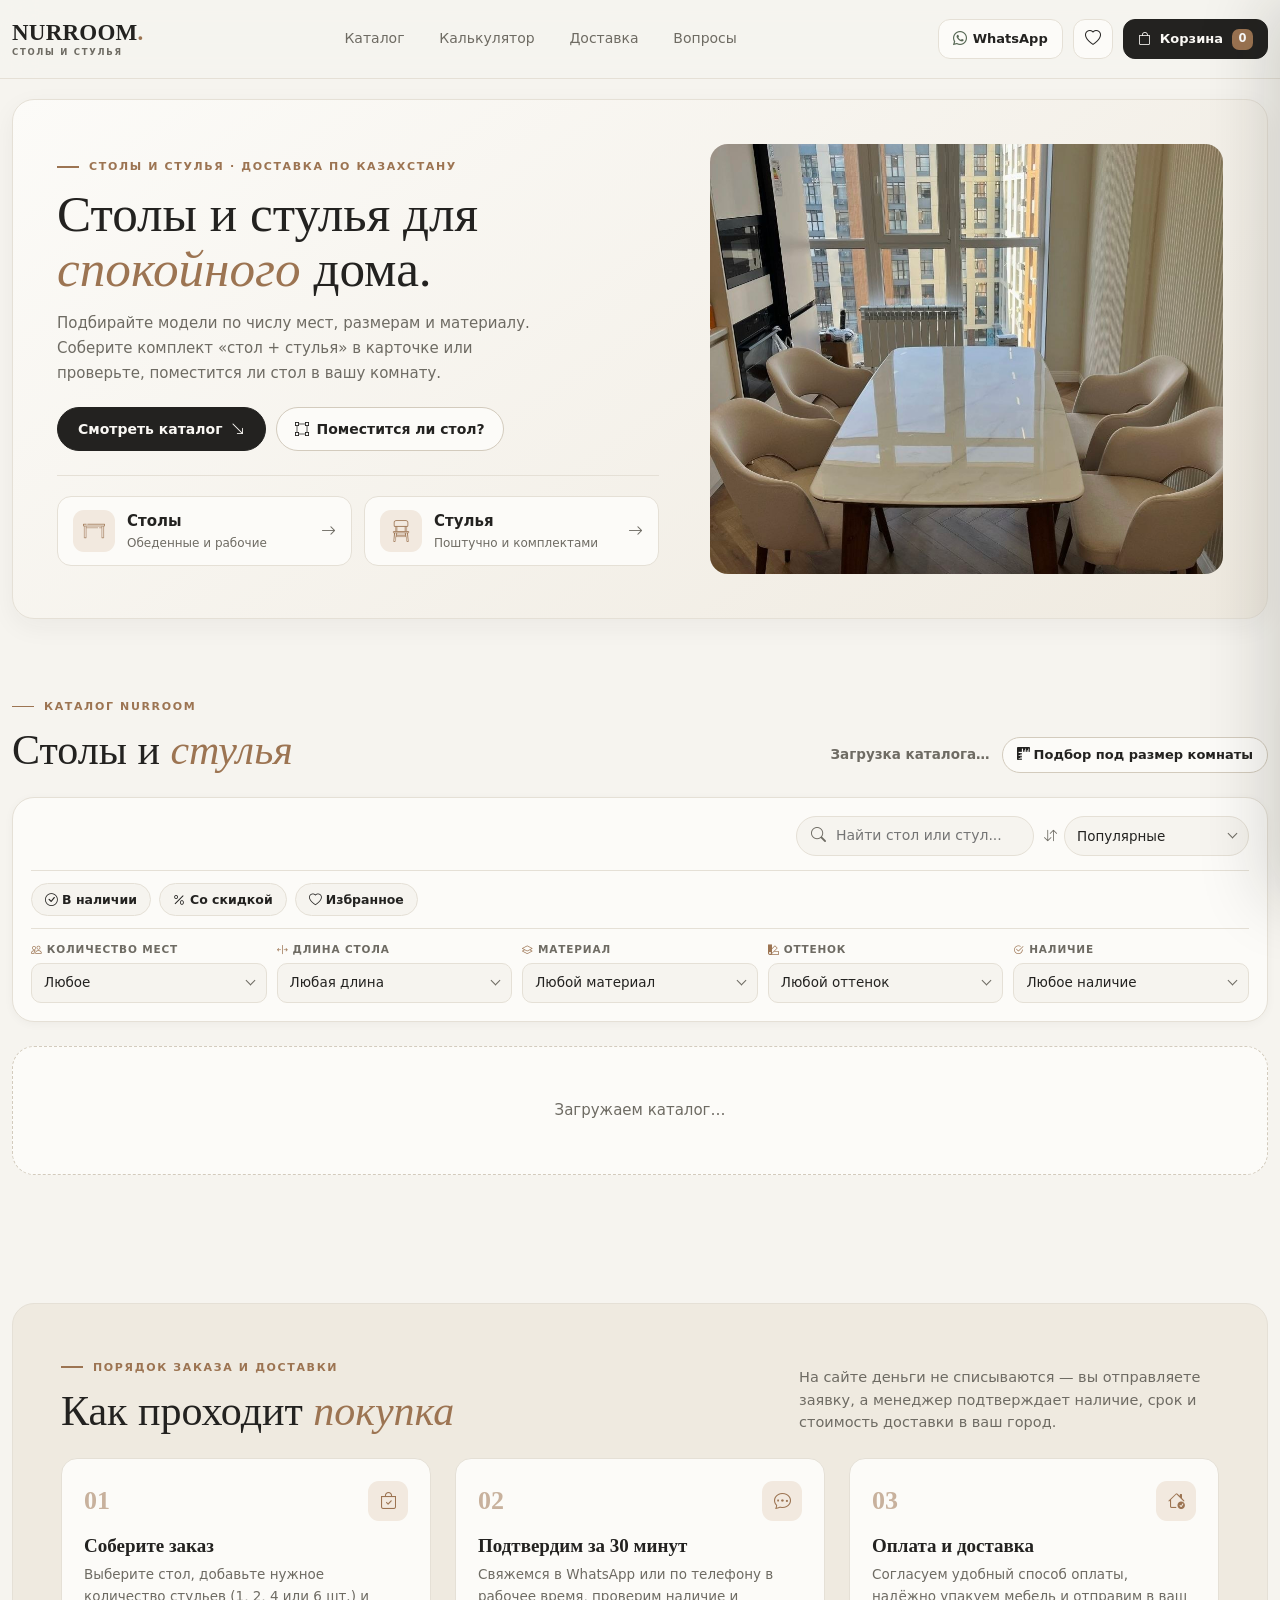
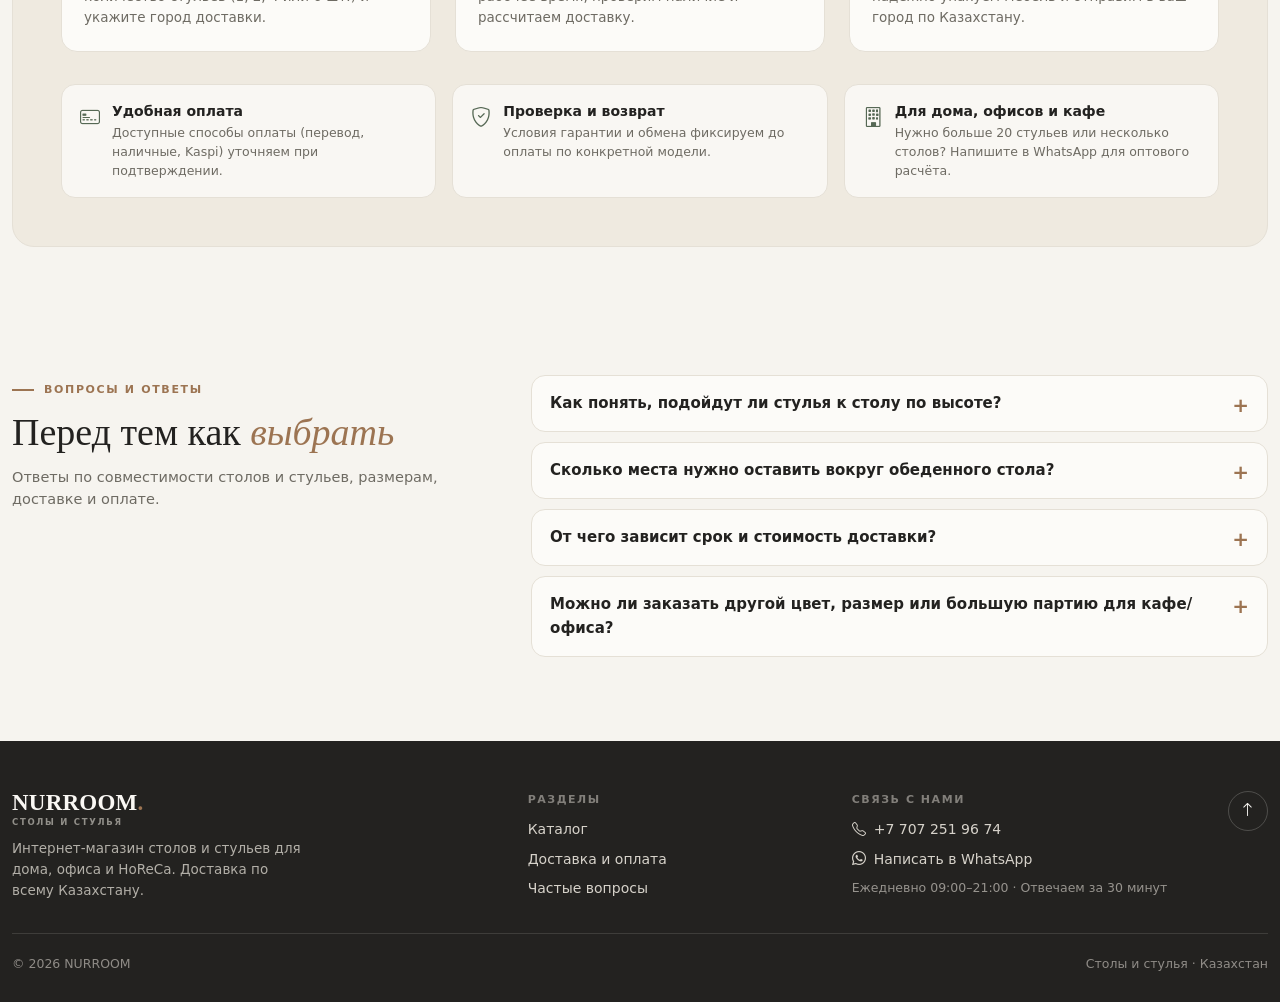
<file: index.html>
<!doctype html>
<html lang="ru">
  <head>
    <meta charset="utf-8" />
    <meta name="viewport" content="width=device-width, initial-scale=1" />
    <meta name="theme-color" content="#f6f4ef" />
    <meta name="referrer" content="no-referrer" />
    <meta
      http-equiv="Content-Security-Policy"
      content="default-src 'self'; base-uri 'self'; object-src 'none'; script-src 'self'; style-src 'self' 'unsafe-inline'; font-src 'self' data:; img-src 'self' https: data: blob:; connect-src 'self' https://*.supabase.co wss://*.supabase.co; form-action 'self'"
    />
    <meta
      name="description"
      content="NURROOM — столы и стулья для дома и офиса. Подбор по числу мест, габаритам и материалу, конструктор комплекта «стол + стулья» и доставка по Казахстану."
    />
    <title>NURROOM — столы и стулья для дома и офиса</title>
    <link rel="preload" as="image" href="assets/nurroom-hero.jpg" fetchpriority="high" />
    <link rel="stylesheet" href="assets/vendor/bootstrap.min.css" />
    <link rel="stylesheet" href="assets/vendor/bootstrap-icons.min.css" />
    <link rel="stylesheet" href="style.css" />
  </head>
  <body>
    <!-- Header -->
    <header class="header">
      <div class="container-xxl header-inner">
        <a class="logo" href="#top" aria-label="NURROOM — на главную">
          <span class="logo-word">NURROOM<span class="logo-dot">.</span></span>
          <small>СТОЛЫ И СТУЛЬЯ</small>
        </a>

        <nav id="siteNav" aria-label="Основная навигация">
          <a href="#catalog">Каталог</a>
          <button type="button" class="nav-link-btn" id="navRoomCalc">Калькулятор</button>
          <a href="#delivery">Доставка</a>
          <a href="#faq">Вопросы</a>
          <a id="menuPhone" class="mobile-contact" hidden>
            <i class="bi bi-telephone me-2" aria-hidden="true"></i><span></span>
          </a>
          <a id="menuWhatsapp" class="mobile-whatsapp" target="_blank" rel="noopener noreferrer" hidden>
            <i class="bi bi-whatsapp me-2" aria-hidden="true"></i>Написать в WhatsApp
          </a>
        </nav>

        <div class="header-actions">
          <a id="headerPhone" class="phone-link" hidden>
            <i class="bi bi-telephone" aria-hidden="true"></i><span></span>
          </a>
          <a id="headerWhatsapp" class="contact-link" target="_blank" rel="noopener noreferrer" aria-label="Написать в WhatsApp" hidden>
            <i class="bi bi-whatsapp" aria-hidden="true"></i><span>WhatsApp</span>
          </a>
          <button class="icon-action-btn" id="openFavorites" type="button" aria-label="Избранное" title="Избранное">
            <i class="bi bi-heart" aria-hidden="true"></i>
            <span class="mini-badge" id="favoritesCount" hidden>0</span>
          </button>
          <button class="cart-button" id="openCart" type="button" aria-label="Открыть корзину">
            <i class="bi bi-bag" aria-hidden="true"></i>
            <span class="cart-button-label">Корзина</span>
            <span class="cart-count" id="cartCount">0</span>
          </button>
          <button
            class="mobile-menu"
            id="mobileMenu"
            type="button"
            aria-label="Открыть меню"
            aria-controls="siteNav"
            aria-expanded="false"
          >
            <i class="bi bi-list" aria-hidden="true"></i>
          </button>
        </div>
      </div>
    </header>

    <main id="top">
      <!-- Compact Japandi Hero + Direct Category Entry -->
      <section class="hero-wrap" aria-labelledby="heroTitle">
        <div class="container-xxl">
          <div class="hero">
            <div class="hero-copy">
              <p class="kicker">
                <span class="kicker-rule" aria-hidden="true"></span>СТОЛЫ И СТУЛЬЯ · ДОСТАВКА ПО КАЗАХСТАНУ
              </p>
              <h1 id="heroTitle">
                Столы и стулья для <em>спокойного</em> дома.
              </h1>
              <p class="hero-text">
                Подбирайте модели по числу мест, размерам и материалу. Соберите комплект «стол + стулья» в карточке или проверьте, поместится ли стол в вашу комнату.
              </p>
              <div class="hero-actions">
                <a class="primary-btn btn btn-dark" href="#catalog">
                  Смотреть каталог <i class="bi bi-arrow-down-right ms-2" aria-hidden="true"></i>
                </a>
                <button class="outline-btn btn" id="heroRoomCalc" type="button">
                  <i class="bi bi-bounding-box me-2" aria-hidden="true"></i>Поместится ли стол?
                </button>
              </div>

              <!-- Instant Category Tiles -->
              <div class="category-tiles" aria-label="Быстрый переход к категориям">
                <button type="button" class="category-tile" data-jump-category="Столы">
                  <span class="category-tile-icon">
                    <span class="furniture-mask mask-table" aria-hidden="true"></span>
                  </span>
                  <span class="category-tile-text">
                    <strong>Столы</strong>
                    <small id="heroTableCount">Обеденные и рабочие</small>
                  </span>
                  <i class="bi bi-arrow-right category-tile-arrow" aria-hidden="true"></i>
                </button>
                <button type="button" class="category-tile" data-jump-category="Стулья">
                  <span class="category-tile-icon">
                    <span class="furniture-mask mask-chair" aria-hidden="true"></span>
                  </span>
                  <span class="category-tile-text">
                    <strong>Стулья</strong>
                    <small id="heroChairCount">Поштучно и комплектами</small>
                  </span>
                  <i class="bi bi-arrow-right category-tile-arrow" aria-hidden="true"></i>
                </button>
              </div>
            </div>

            <div class="hero-visual">
              <div class="hero-frame">
                <img
                  id="heroProductImage"
                  src="assets/nurroom-hero.jpg"
                  alt="Обеденный стол и стулья NURROOM в светлом интерьере"
                  width="1023"
                  height="1365"
                  fetchpriority="high"
                />
              </div>
            </div>
          </div>
        </div>
      </section>

      <!-- Main Showroom Catalog -->
      <section class="catalog section" id="catalog" aria-labelledby="catalogTitle">
        <div class="container-xxl">
          <div class="section-heading" data-reveal>
            <div>
              <p class="kicker"><span class="kicker-rule" aria-hidden="true"></span>КАТАЛОГ NURROOM</p>
              <h2 id="catalogTitle">Столы и <em>стулья</em></h2>
            </div>
            <div class="catalog-heading-meta">
              <span class="results-count" id="resultsCount">Загрузка каталога…</span>
              <button type="button" class="tool-pill-btn" id="openRoomCalc">
                <i class="bi bi-rulers me-1" aria-hidden="true"></i>Подбор под размер комнаты
              </button>
            </div>
          </div>

          <div class="catalog-panel">
            <div class="catalog-toolbar">
              <div class="filters" id="filters" aria-label="Категории товаров"></div>
              <div class="tools-right">
                <label class="search-box" for="searchInput">
                  <i class="bi bi-search" aria-hidden="true"></i>
                  <input id="searchInput" type="search" placeholder="Найти стол или стул..." aria-label="Поиск товаров" />
                </label>
                <div class="sort-control">
                  <i class="bi bi-arrow-down-up sort-icon" aria-hidden="true"></i>
                  <select class="sort-select" id="sortSelect" aria-label="Сортировка товаров">
                    <option value="default">Популярные</option>
                    <option value="asc">Сначала дешевле</option>
                    <option value="desc">Сначала дороже</option>
                  </select>
                </div>
                <button
                  type="button"
                  class="mobile-filter-toggle"
                  id="toggleMobileFilters"
                  aria-expanded="false"
                  aria-controls="catalogFacetsWrap"
                >
                  <i class="bi bi-sliders2 me-1" aria-hidden="true"></i>Фильтры
                  <span class="mini-badge" id="activeFilterBadge" hidden>0</span>
                </button>
              </div>
            </div>

            <!-- Quick Filter Chips -->
            <div class="quick-chips" aria-label="Быстрые фильтры">
              <button type="button" class="quick-chip" id="chipInStock" data-quick="inStock">
                <i class="bi bi-check-circle me-1" aria-hidden="true"></i>В наличии
              </button>
              <button type="button" class="quick-chip" id="chipSale" data-quick="sale">
                <i class="bi bi-percent me-1" aria-hidden="true"></i>Со скидкой
              </button>
              <button type="button" class="quick-chip" id="chipFavs" data-quick="favorites">
                <i class="bi bi-heart me-1" aria-hidden="true"></i>Избранное
              </button>
              <button type="button" class="quick-chip quick-chip-room active" id="roomFilterChip" hidden>
                <i class="bi bi-bounding-box me-1" aria-hidden="true"></i><span id="roomFilterLabel"></span>
                <i class="bi bi-x ms-1" aria-hidden="true"></i>
              </button>
              <button type="button" class="reset-filters-btn" id="resetFilters" hidden>
                <i class="bi bi-arrow-counterclockwise me-1" aria-hidden="true"></i>Сбросить фильтры
              </button>
            </div>

            <!-- Structured Facets (collapsible on mobile) -->
            <div class="catalog-facets-wrap" id="catalogFacetsWrap">
              <div class="catalog-facets" aria-label="Фильтры по характеристикам">
                <div class="filter-field">
                  <label id="seatsFilterLabel" for="seatsFilter">
                    <i class="bi bi-people me-1" aria-hidden="true"></i>Количество мест
                  </label>
                  <select class="form-select" id="seatsFilter" aria-label="Фильтр по количеству мест">
                    <option value="">Любое</option>
                    <option value="2-4">2–4 места</option>
                    <option value="4-6">4–6 мест</option>
                    <option value="6-8">6–8 мест</option>
                    <option value="8+">8+ мест</option>
                  </select>
                </div>
                <div class="filter-field">
                  <label id="lengthFilterLabel" for="lengthFilter">
                    <i class="bi bi-arrows-expand-vertical me-1" aria-hidden="true"></i>Длина стола
                  </label>
                  <select class="form-select" id="lengthFilter" aria-label="Фильтр по длине стола">
                    <option value="">Любая длина</option>
                    <option value="0-100">До 100 см</option>
                    <option value="100-140">100–140 см</option>
                    <option value="140-180">140–180 см</option>
                    <option value="180+">От 180 см</option>
                  </select>
                </div>
                <div class="filter-field">
                  <label id="materialFilterLabel" for="materialFilter">
                    <i class="bi bi-layers me-1" aria-hidden="true"></i>Материал
                  </label>
                  <select class="form-select" id="materialFilter" aria-label="Фильтр по материалу">
                    <option value="">Любой материал</option>
                  </select>
                </div>
                <div class="filter-field">
                  <label id="colorFilterLabel" for="colorFilter">
                    <i class="bi bi-palette2 me-1" aria-hidden="true"></i>Оттенок
                  </label>
                  <select class="form-select" id="colorFilter" aria-label="Фильтр по цвету">
                    <option value="">Любой оттенок</option>
                  </select>
                </div>
                <div class="filter-field">
                  <label id="availabilityFilterLabel" for="availabilityFilter">
                    <i class="bi bi-check2-circle me-1" aria-hidden="true"></i>Наличие
                  </label>
                  <select class="form-select" id="availabilityFilter" aria-label="Фильтр по наличию">
                    <option value="">Любое наличие</option>
                  </select>
                </div>
              </div>
            </div>
          </div>

          <!-- Product Grid (rendered by app.js: 3 cols desktop, 2 cols mobile) -->
          <div class="product-grid" id="productGrid" aria-live="polite"></div>

          <!-- Recently Viewed Strip -->
          <div class="recent-section" id="recentlyViewedSection" hidden>
            <div class="recent-head">
              <h3>Вы недавно смотрели</h3>
            </div>
            <div class="recent-strip" id="recentlyViewedGrid"></div>
          </div>
        </div>
      </section>

      <!-- Delivery, Payment & Service Trust -->
      <section class="delivery section" id="delivery" aria-labelledby="deliveryTitle" data-reveal>
        <div class="container-xxl">
          <div class="delivery-surface">
            <div class="section-heading">
              <div>
                <p class="kicker"><span class="kicker-rule" aria-hidden="true"></span>ПОРЯДОК ЗАКАЗА И ДОСТАВКИ</p>
                <h2 id="deliveryTitle">Как проходит <em>покупка</em></h2>
              </div>
              <p>На сайте деньги не списываются — вы отправляете заявку, а менеджер подтверждает наличие, срок и стоимость доставки в ваш город.</p>
            </div>

            <div class="steps row g-3 g-lg-4">
              <div class="col-md-4">
                <article class="step-card h-100">
                  <div class="step-head">
                    <span class="step-number">01</span>
                    <span class="step-icon"><i class="bi bi-bag-check" aria-hidden="true"></i></span>
                  </div>
                  <h3>Соберите заказ</h3>
                  <p>Выберите стол, добавьте нужное количество стульев (1, 2, 4 или 6 шт.) и укажите город доставки.</p>
                </article>
              </div>
              <div class="col-md-4">
                <article class="step-card h-100">
                  <div class="step-head">
                    <span class="step-number">02</span>
                    <span class="step-icon"><i class="bi bi-chat-dots" aria-hidden="true"></i></span>
                  </div>
                  <h3>Подтвердим за 30 минут</h3>
                  <p>Свяжемся в WhatsApp или по телефону в рабочее время, проверим наличие и рассчитаем доставку.</p>
                </article>
              </div>
              <div class="col-md-4">
                <article class="step-card h-100">
                  <div class="step-head">
                    <span class="step-number">03</span>
                    <span class="step-icon"><i class="bi bi-house-check" aria-hidden="true"></i></span>
                  </div>
                  <h3>Оплата и доставка</h3>
                  <p>Согласуем удобный способ оплаты, надёжно упакуем мебель и отправим в ваш город по Казахстану.</p>
                </article>
              </div>
            </div>

            <div class="trust-bar row g-3 mt-3">
              <div class="col-md-4">
                <div class="trust-pill h-100">
                  <i class="bi bi-credit-card-2-front" aria-hidden="true"></i>
                  <div>
                    <strong>Удобная оплата</strong>
                    <span>Доступные способы оплаты (перевод, наличные, Kaspi) уточняем при подтверждении.</span>
                  </div>
                </div>
              </div>
              <div class="col-md-4">
                <div class="trust-pill h-100">
                  <i class="bi bi-shield-check" aria-hidden="true"></i>
                  <div>
                    <strong>Проверка и возврат</strong>
                    <span>Условия гарантии и обмена фиксируем до оплаты по конкретной модели.</span>
                  </div>
                </div>
              </div>
              <div class="col-md-4">
                <div class="trust-pill h-100">
                  <i class="bi bi-building" aria-hidden="true"></i>
                  <div>
                    <strong>Для дома, офисов и кафе</strong>
                    <span>Нужно больше 20 стульев или несколько столов? Напишите в WhatsApp для оптового расчёта.</span>
                  </div>
                </div>
              </div>
            </div>
          </div>
        </div>
      </section>

      <!-- Compact FAQ -->
      <section class="faq section" id="faq" aria-labelledby="faqTitle" data-reveal>
        <div class="container-xxl">
          <div class="faq-layout">
            <div class="faq-intro">
              <p class="kicker"><span class="kicker-rule" aria-hidden="true"></span>ВОПРОСЫ И ОТВЕТЫ</p>
              <h2 id="faqTitle">Перед тем как <em>выбрать</em></h2>
              <p>Ответы по совместимости столов и стульев, размерам, доставке и оплате.</p>
            </div>
            <div class="faq-list">
              <details>
                <summary>Как понять, подойдут ли стулья к столу по высоте?</summary>
                <p>Комфортная разница между высотой столешницы и сиденьем стула — 27–32 см (например, стол 75 см и стул 45–47 см). Наш конструктор комплекта и корзина автоматически проверяют эту разницу, если высоты указаны в карточках.</p>
              </details>
              <details>
                <summary>Сколько места нужно оставить вокруг обеденного стола?</summary>
                <p>Для свободного отодвигания стула и прохода рекомендуется оставлять по 75–90 см с каждой стороны стола. Воспользуйтесь кнопкой «Поместится ли стол?» выше — калькулятор сразу покажет подходящие модели из каталога.</p>
              </details>
              <details>
                <summary>От чего зависит срок и стоимость доставки?</summary>
                <p>От города доставки и габаритов мебели. Модели из наличия отправляем быстрее, позиции под заказ — по согласованному графику. Точную сумму и дату сообщаем до оплаты.</p>
              </details>
              <details>
                <summary>Можно ли заказать другой цвет, размер или большую партию для кафе/офиса?</summary>
                <p>Да, для части моделей возможны альтернативные оттенки и оптовые заказы. Укажите пожелания в комментарии к заявке или напишите напрямую в WhatsApp.</p>
              </details>
            </div>
          </div>
        </div>
      </section>
    </main>

    <!-- Warm Charcoal Japandi Footer -->
    <footer class="site-footer">
      <div class="container-xxl">
        <div class="footer-main">
          <div class="footer-brand">
            <a class="logo" href="#top">
              <span class="logo-word">NURROOM<span class="logo-dot">.</span></span>
              <small>СТОЛЫ И СТУЛЬЯ</small>
            </a>
            <p>Интернет-магазин столов и стульев для дома, офиса и HoReCa. Доставка по всему Казахстану.</p>
            <!-- При желании добавьте здесь юр. реквизиты (ИП/ТОО, БИН) и адрес шоурума -->
          </div>
          <div class="footer-links">
            <span>РАЗДЕЛЫ</span>
            <a href="#catalog">Каталог</a>
            <a href="#delivery">Доставка и оплата</a>
            <a href="#faq">Частые вопросы</a>
          </div>
          <div class="footer-contact">
            <span>СВЯЗЬ С НАМИ</span>
            <a id="footerPhone" hidden><i class="bi bi-telephone me-2" aria-hidden="true"></i><span></span></a>
            <a id="footerWhatsapp" target="_blank" rel="noopener noreferrer" hidden>
              <i class="bi bi-whatsapp me-2" aria-hidden="true"></i>Написать в WhatsApp
            </a>
            <small>Ежедневно 09:00–21:00 · Отвечаем за 30 минут</small>
          </div>
          <a class="back-to-top" href="#top" aria-label="Наверх">
            <i class="bi bi-arrow-up" aria-hidden="true"></i>
          </a>
        </div>
        <div class="footer-bottom">
          <span>© 2026 NURROOM</span>
          <span>Столы и стулья · Казахстан</span>
        </div>
      </div>
    </footer>

    <!-- Floating Compare Bar -->
    <div class="compare-bar" id="compareBar" hidden>
      <div class="compare-bar-info">
        <i class="bi bi-layout-split" aria-hidden="true"></i>
        <span>К сравнению: <strong id="compareCount">0</strong> из 3</span>
      </div>
      <div class="compare-bar-actions">
        <button type="button" class="compare-bar-open" id="openCompare">Сравнить</button>
        <button type="button" class="compare-bar-clear" id="clearCompare" aria-label="Очистить сравнение">
          <i class="bi bi-x-lg" aria-hidden="true"></i>
        </button>
      </div>
    </div>

    <!-- Unified Cart + Checkout Slide-Over Drawer -->
    <div class="overlay" id="cartOverlay"></div>
    <aside role="dialog" aria-modal="true" class="cart-drawer" id="cartDrawer" aria-label="Корзина и оформление заявки">
      <div class="drawer-head">
        <div>
          <div class="drawer-steps-bar" id="drawerStepsBar" aria-hidden="true">
            <span class="drawer-step-pill active" data-step-indicator="items">1. Корзина</span>
            <i class="bi bi-chevron-right"></i>
            <span class="drawer-step-pill" data-step-indicator="checkout">2. Контакты</span>
          </div>
          <div class="drawer-title-line">
            <h2 id="drawerTitle">Корзина</h2>
            <span class="drawer-items-meta" id="drawerItemsMeta"></span>
          </div>
          <p class="visually-hidden" id="drawerKicker">ВАШ ВЫБОР</p>
        </div>
        <button class="icon-btn" id="closeCart" type="button" aria-label="Закрыть корзину">
          <i class="bi bi-x-lg" aria-hidden="true"></i>
        </button>
      </div>

      <!-- Step 1: Cart Items -->
      <div class="drawer-step" id="cartStepItems">
        <div class="drawer-body-scroll">
          <div class="cart-height-alert" id="cartHeightCheck" hidden></div>
          <div class="cart-items" id="cartItems"></div>
          <div class="cart-cross-sell" id="cartCrossSell" hidden></div>
        </div>
        <div class="cart-bottom">
          <div class="cart-summary-lines">
            <div class="savings-row" id="cartSavingsRow" hidden>
              <span>Скидка</span>
              <strong id="cartSavings">0 ₸</strong>
            </div>
            <div class="delivery-hint-row">
              <span>Доставка</span>
              <span>Рассчитаем по городу</span>
            </div>
            <div class="total-row">
              <span>Итого</span>
              <strong id="cartTotal">0 ₸</strong>
            </div>
          </div>
          <button class="primary-btn btn btn-dark full" id="checkoutBtn" type="button" disabled>
            Перейти к оформлению <i class="bi bi-arrow-right ms-2" aria-hidden="true"></i>
          </button>
          <p class="tiny-note">
            <i class="bi bi-shield-check me-1" aria-hidden="true"></i>Без предоплаты на сайте — сначала подтвердим наличие.
          </p>
        </div>
      </div>

      <!-- Step 2: Checkout Form (inside the same drawer) -->
      <div class="drawer-step" id="cartStepCheckout" hidden>
        <div class="drawer-body-scroll">
          <button type="button" class="drawer-back-btn" id="backToCart">
            <i class="bi bi-arrow-left me-1" aria-hidden="true"></i>Назад к корзине
          </button>
          <form id="checkoutForm" class="drawer-checkout-form">
            <div id="checkoutFields" class="checkout-card-box">
              <div class="form-grid row g-3">
                <label class="col-12 form-label">
                  Ваше имя
                  <input class="form-control" name="name" required maxlength="120" autocomplete="name" placeholder="Как к вам обращаться" />
                </label>
                <label class="col-12 form-label">
                  Телефон
                  <input
                    class="form-control"
                    id="checkoutPhone"
                    name="phone"
                    required
                    type="tel"
                    maxlength="32"
                    autocomplete="tel"
                    inputmode="tel"
                    placeholder="+7 (700) 123-45-67"
                  />
                </label>
                <label class="col-12 form-label">
                  Город доставки
                  <input
                    class="form-control"
                    name="address"
                    list="kzCities"
                    required
                    maxlength="300"
                    autocomplete="address-level2"
                    placeholder="Например: Алматы, Астана, Шымкент"
                  />
                  <datalist id="kzCities">
                    <option value="Алматы"></option>
                    <option value="Астана"></option>
                    <option value="Шымкент"></option>
                    <option value="Караганда"></option>
                    <option value="Актобе"></option>
                    <option value="Атырау"></option>
                    <option value="Актау"></option>
                    <option value="Павлодар"></option>
                    <option value="Усть-Каменогорск"></option>
                    <option value="Костанай"></option>
                    <option value="Тараз"></option>
                    <option value="Семей"></option>
                  </datalist>
                </label>

                <div class="col-12">
                  <span class="choice-label">Как удобнее связаться?</span>
                  <div class="choice-pills">
                    <label class="choice-pill">
                      <input type="radio" name="contact_pref" value="WhatsApp" checked />
                      <span><i class="bi bi-whatsapp me-1" aria-hidden="true"></i>WhatsApp</span>
                    </label>
                    <label class="choice-pill">
                      <input type="radio" name="contact_pref" value="Звонок" />
                      <span><i class="bi bi-telephone me-1" aria-hidden="true"></i>Звонок</span>
                    </label>
                  </div>
                </div>

                <div class="col-12">
                  <span class="choice-label">Удобный способ оплаты</span>
                  <div class="choice-pills">
                    <label class="choice-pill">
                      <input type="radio" name="payment_pref" value="Kaspi" checked />
                      <span>Kaspi</span>
                    </label>
                    <label class="choice-pill">
                      <input type="radio" name="payment_pref" value="Перевод" />
                      <span>Перевод</span>
                    </label>
                    <label class="choice-pill">
                      <input type="radio" name="payment_pref" value="Наличные" />
                      <span>Наличные</span>
                    </label>
                  </div>
                </div>

                <label class="col-12 form-label">
                  Комментарий <span class="optional-tag">(необязательно)</span>
                  <textarea
                    class="form-control"
                    name="comment"
                    maxlength="800"
                    rows="2"
                    placeholder="Улица/этаж, оттенок или удобное время звонка"
                  ></textarea>
                </label>
              </div>

              <div class="checkout-summary">
                <span>Итого за мебель</span>
                <strong id="checkoutTotal">0 ₸</strong>
              </div>
              <div class="form-error" id="formError" role="alert"></div>
              <button class="primary-btn btn btn-dark full" type="submit">
                Отправить заявку <i class="bi bi-arrow-right ms-2" aria-hidden="true"></i>
              </button>
              <p class="tiny-note">
                <i class="bi bi-clock me-1" aria-hidden="true"></i>Ответим в течение 30 минут в рабочее время.
              </p>
            </div>

            <div id="checkoutSuccess" class="checkout-success" hidden>
              <span class="success-icon"><i class="bi bi-check2" aria-hidden="true"></i></span>
              <p class="kicker">ЗАЯВКА ПРИНЯТА</p>
              <h3>Спасибо за заказ</h3>
              <p id="successOrderNumber" class="success-order-num"></p>
              <p class="success-eta">Ответим в течение 30 минут в рабочее время и подтвердим наличие и доставку.</p>
              <p id="whatsAppHint" class="tiny-note" hidden></p>
              <a
                id="whatsAppOrderLink"
                class="primary-btn btn btn-dark full whatsapp-order-link"
                target="_blank"
                rel="noopener noreferrer"
                hidden
              >
                <i class="bi bi-whatsapp me-2" aria-hidden="true"></i>Продолжить в WhatsApp
              </a>
              <button type="button" class="outline-btn btn full" id="successClose">Вернуться в каталог</button>
            </div>
          </form>
        </div>
      </div>
    </aside>

    <!-- Product Detail Lightbox Modal + Set Builder -->
    <div class="modal-backdrop store-modal-backdrop" id="productModal">
      <section role="dialog" aria-modal="true" aria-labelledby="productDetailName" class="product-modal card">
        <button type="button" class="icon-btn product-modal-close" id="closeProduct" aria-label="Закрыть карточку товара">
          <i class="bi bi-x-lg" aria-hidden="true"></i>
        </button>

        <div class="product-detail-gallery">
          <div class="product-detail-stage">
            <img id="productDetailImage" alt="" />
          </div>
          <div class="product-thumbnails" id="productThumbnails" aria-label="Фотографии товара"></div>
        </div>

        <div class="product-detail-copy">
          <div class="detail-top-row">
            <p class="kicker mb-0" id="productDetailCategory"></p>
            <div class="detail-util-actions">
              <button type="button" class="util-chip-btn" id="detailFavBtn" aria-label="В избранное">
                <i class="bi bi-heart" aria-hidden="true"></i>
              </button>
              <button type="button" class="util-chip-btn" id="shareProductBtn" aria-label="Скопировать ссылку на товар">
                <i class="bi bi-share me-1" aria-hidden="true"></i>Поделиться
              </button>
            </div>
          </div>

          <h2 id="productDetailName"></h2>
          <p class="product-detail-price" id="productDetailPrice"></p>
          <p class="product-detail-desc" id="productDetailDescription"></p>
          <dl id="productDetailSpecs" class="product-detail-specs"></dl>

          <!-- Quick Quantity Presets (1 / 2 / 4 / 6) -->
          <div class="detail-qty-bar" id="detailQtyBar">
            <span class="detail-qty-label">Количество:</span>
            <div class="qty-preset-group" id="detailQtyPresets">
              <button type="button" class="qty-preset active" data-detail-qty="1">1 шт.</button>
              <button type="button" class="qty-preset" data-detail-qty="2">2 шт.</button>
              <button type="button" class="qty-preset" data-detail-qty="4">4 шт.</button>
              <button type="button" class="qty-preset" data-detail-qty="6">6 шт.</button>
            </div>
          </div>

          <button class="primary-btn btn btn-dark full" id="productDetailAdd" type="button">
            <i class="bi bi-bag-plus me-2" aria-hidden="true"></i><span>В корзину</span>
          </button>

          <!-- Table + Chairs Set Builder (auto-shown for Tables) -->
          <div class="set-builder" id="setBuilder" hidden>
            <div class="set-builder-head">
              <p class="kicker mb-1"><span class="kicker-rule" aria-hidden="true"></span>КОНСТРУКТОР КОМПЛЕКТА</p>
              <h3>Соберите набор «Стол + стулья»</h3>
            </div>
            <div class="set-chair-list" id="setChairList"></div>
            <div class="set-builder-controls">
              <div class="set-qty-row">
                <span>Количество стульев:</span>
                <div class="qty-preset-group" id="setChairQtyGroup">
                  <button type="button" class="qty-preset" data-set-qty="2">2</button>
                  <button type="button" class="qty-preset active" data-set-qty="4">4</button>
                  <button type="button" class="qty-preset" data-set-qty="6">6</button>
                  <button type="button" class="qty-preset" data-set-qty="8">8</button>
                </div>
              </div>
              <div class="set-compat" id="setCompatibility" hidden></div>
              <div class="set-summary-row">
                <div>
                  <small>Итого за комплект</small>
                  <strong id="setTotalPrice">0 ₸</strong>
                </div>
                <button type="button" class="primary-btn btn btn-dark" id="addSetBtn">
                  <i class="bi bi-bag-plus me-2" aria-hidden="true"></i>Добавить комплект
                </button>
              </div>
            </div>
          </div>
        </div>
      </section>
    </div>

    <!-- Room Fit Calculator Modal -->
    <div class="modal-backdrop store-modal-backdrop" id="roomCalcModal">
      <section role="dialog" aria-modal="true" aria-labelledby="roomCalcTitle" class="utility-modal card">
        <div class="modal-head">
          <div>
            <p class="kicker">КАЛЬКУЛЯТОР РАЗМЕРА</p>
            <h2 id="roomCalcTitle">Поместится ли стол?</h2>
          </div>
          <button type="button" class="icon-btn" id="closeRoomCalc" aria-label="Закрыть калькулятор">
            <i class="bi bi-x-lg" aria-hidden="true"></i>
          </button>
        </div>

        <p class="utility-intro">
          Укажите размеры свободной обеденной зоны в сантиметрах. Мы автоматически вычтем проход вокруг стола, чтобы стулья свободно отодвигались.
        </p>

        <div class="row g-3 mt-1">
          <label class="col-sm-6 form-label">
            Длина зоны, см
            <input class="form-control" id="roomLengthInput" type="number" min="150" max="1200" step="10" value="320" />
          </label>
          <label class="col-sm-6 form-label">
            Ширина зоны, см
            <input class="form-control" id="roomWidthInput" type="number" min="150" max="1200" step="10" value="250" />
          </label>
          <label class="col-12 form-label">
            Запас на проход и стулья с каждой стороны
            <select class="form-select" id="roomClearanceSelect">
              <option value="75">75 см — компактная кухня</option>
              <option value="85" selected>85 см — комфортный стандарт</option>
              <option value="95">95 см — просторная столовая</option>
            </select>
          </label>
        </div>

        <div class="room-calc-result" id="roomCalcResult"></div>

        <div class="utility-actions">
          <button type="button" class="outline-btn btn" id="resetRoomCalc">Сбросить</button>
          <button type="button" class="primary-btn btn btn-dark" id="applyRoomCalc">
            Показать подходящие столы
          </button>
        </div>
      </section>
    </div>

    <!-- Comparison Modal -->
    <div class="modal-backdrop store-modal-backdrop" id="compareModal">
      <section role="dialog" aria-modal="true" aria-labelledby="compareTitle" class="compare-modal card">
        <div class="modal-head">
          <div>
            <p class="kicker">СРАВНЕНИЕ МОДЕЛЕЙ</p>
            <h2 id="compareTitle">Сравнение характеристик</h2>
          </div>
          <button type="button" class="icon-btn" id="closeCompare" aria-label="Закрыть сравнение">
            <i class="bi bi-x-lg" aria-hidden="true"></i>
          </button>
        </div>
        <div class="compare-table-wrap" id="compareTableWrap"></div>
      </section>
    </div>

    <!-- Toast Notification -->
    <div class="toast store-toast" id="toast" role="status" aria-live="polite"></div>

    <script src="assets/vendor/supabase.min.js"></script>
    <script src="supabase.js"></script>
    <script src="store.js"></script>
    <script src="app.js"></script>
    <script src="japandi.js"></script>
  </body>
</html>
</file>
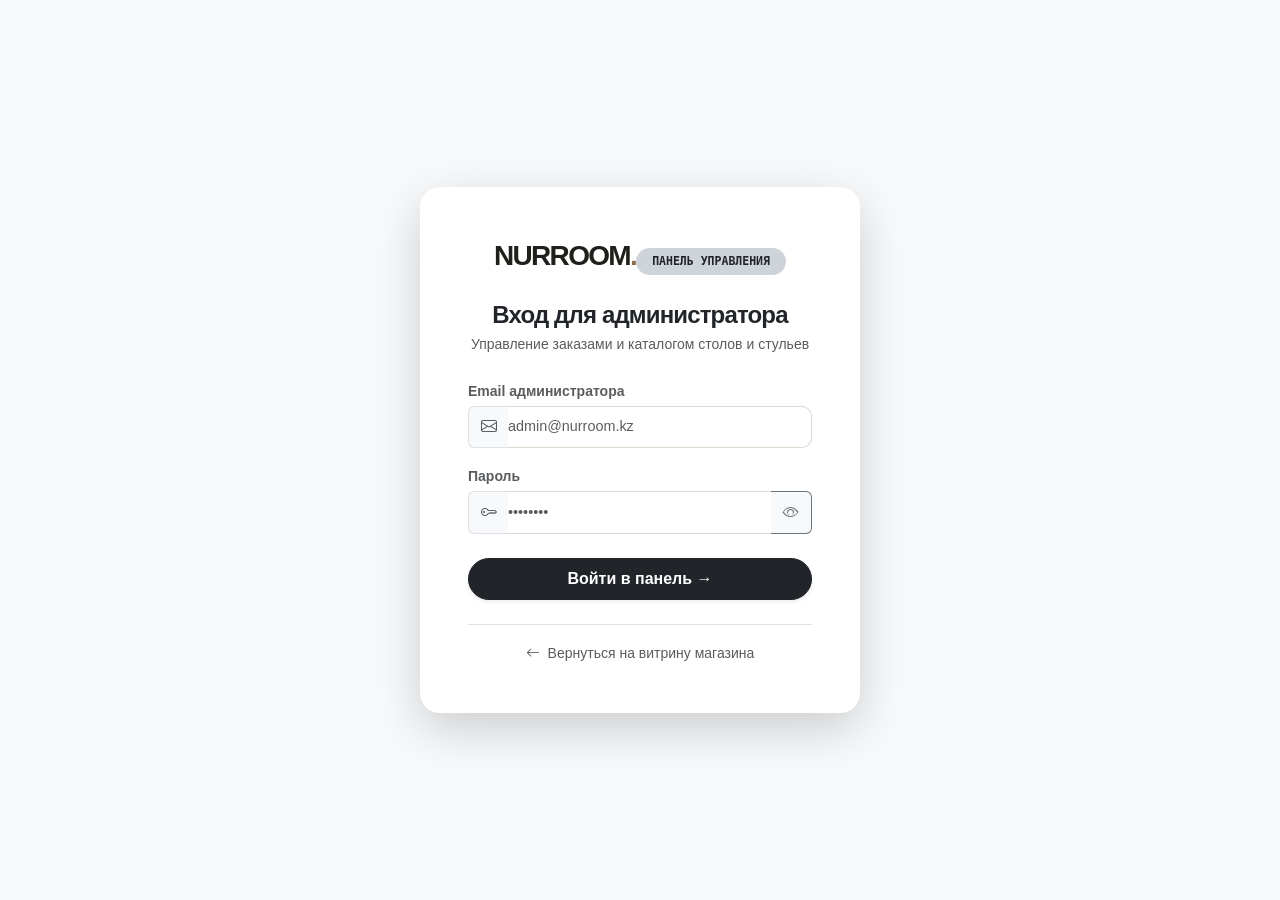
<file: admin.html>
<!doctype html>
<html lang="ru" data-bs-theme="light">
  <head>
    <meta charset="utf-8" />
    <meta name="viewport" content="width=device-width,initial-scale=1" />
    <meta name="referrer" content="no-referrer" />
    <meta
      http-equiv="Content-Security-Policy"
      content="default-src 'self'; base-uri 'self'; object-src 'none'; script-src 'self'; style-src 'self' 'unsafe-inline'; font-src 'self' data:; img-src 'self' https: data: blob:; connect-src 'self' https://*.supabase.co wss://*.supabase.co; form-action 'self'"
    />
    <title>NURROOM — Панель управления заказами и каталогом</title>
    <link rel="stylesheet" href="assets/vendor/bootstrap.min.css" />
    <link rel="stylesheet" href="assets/vendor/bootstrap-icons.min.css" />
    <link rel="stylesheet" href="admin.css" />
  </head>
  <body class="bg-body-tertiary">
    <div id="root">
      <div class="d-flex align-items-center justify-content-center vh-100">
        <div class="text-center">
          <div class="spinner-border text-primary mb-3" role="status">
            <span class="visually-hidden">Загрузка...</span>
          </div>
          <div class="text-muted small">Загрузка панели управления NURROOM...</div>
        </div>
      </div>
    </div>

    <!-- Local browser libraries; the admin shell must not depend on a CDN. -->
    <script defer src="admin-bootstrap.js"></script>
    <script defer src="assets/vendor/supabase.min.js"></script>
    <script defer src="assets/vendor/bootstrap.bundle.min.js"></script>
    <script defer src="assets/vendor/react.production.min.js"></script>
    <script defer src="assets/vendor/react-dom.production.min.js"></script>
    <script defer src="assets/vendor/htm.umd.js"></script>

    <!-- Application Backend & State Scripts -->
    <script defer src="supabase.js"></script>
    <script defer src="store.js"></script>
    <script defer src="admin.js"></script>
  </body>
</html>
</file>
<file: style.css>
/* ==========================================================================
   NURROOM — Japandi High-Conversion Furniture Storefront
   Light-only color-accurate palette for wood & fabrics + Bootstrap 5.3
   ========================================================================== */

:root {
  --paper: #f6f4ef;
  --surface: #fcfbf8;
  --surface-sand: #efeae0;
  --surface-warm: #f3efe6;
  --ink: #232220;
  --muted: #6e6b63;
  --line: #e5e0d6;
  --line-strong: #d3cbbd;
  --accent: #9c7452;
  --accent-soft: #f2e9df;
  --terracotta: #b06b50;
  --olive: #566854;
  --olive-soft: #eaf0e8;
  --action: #232220;
  --action-hover: #3c3a36;
  --action-text: #faf8f4;
  --danger: #a8483c;
  --danger-soft: #faefed;
  --warning-soft: #fbf3e4;
  --warning-ink: #8a5a18;
  --focus-ring: #9c7452;

  --shadow-xs: 0 2px 10px rgba(35, 34, 32, 0.04);
  --shadow-card: 0 8px 26px rgba(35, 34, 32, 0.05);
  --shadow-hover: 0 18px 42px rgba(35, 34, 32, 0.09);
  --shadow-modal: 0 28px 72px rgba(24, 23, 21, 0.22);

  --radius-sm: 10px;
  --radius-md: 16px;
  --radius-lg: 22px;
  --radius-pill: 999px;

  --font-serif: "Iowan Old Style", "Palatino Linotype", "Book Antiqua", Georgia, serif;
  --font-sans: "Inter", "Segoe UI", system-ui, -apple-system, sans-serif;
  --ease-calm: cubic-bezier(0.22, 1, 0.36, 1);
  color-scheme: light;
}

*,
*::before,
*::after {
  box-sizing: border-box;
}

html {
  scroll-behavior: smooth;
  scroll-padding-top: 86px;
}

body {
  margin: 0;
  overflow-x: clip;
  background: var(--paper);
  color: var(--ink);
  font-family: var(--font-sans);
  font-size: 15px;
  line-height: 1.55;
  -webkit-font-smoothing: antialiased;
}

body.scroll-locked {
  overflow: hidden;
}

button,
input,
select,
textarea {
  font: inherit;
}

button {
  cursor: pointer;
}

img {
  max-width: 100%;
}

a {
  color: inherit;
  text-decoration: none;
}

[hidden] {
  display: none !important;
}

:focus-visible {
  outline: 2px solid var(--focus-ring);
  outline-offset: 2px;
}

/* Gentle scroll reveal */
[data-reveal].reveal-ready {
  opacity: 0;
  transform: translateY(14px);
  transition: opacity 0.55s var(--ease-calm), transform 0.55s var(--ease-calm);
}

[data-reveal].is-revealed {
  opacity: 1;
  transform: none;
}

/* Custom table & chair outline masks */
.furniture-mask {
  display: inline-block;
  width: 22px;
  height: 22px;
  background-color: currentColor;
  mask-size: contain;
  mask-repeat: no-repeat;
  mask-position: center;
  -webkit-mask-size: contain;
  -webkit-mask-repeat: no-repeat;
  -webkit-mask-position: center;
}

.furniture-mask.mask-chair {
  mask-image: url("assets/chair.png");
  -webkit-mask-image: url("assets/chair.png");
}

.furniture-mask.mask-table {
  mask-image: url("assets/table.png");
  -webkit-mask-image: url("assets/table.png");
}

/* --------------------------------------------------------------------------
   Header
   -------------------------------------------------------------------------- */
.header {
  position: sticky;
  top: 0;
  z-index: 1010;
  background: color-mix(in srgb, var(--paper) 90%, transparent);
  backdrop-filter: blur(16px);
  -webkit-backdrop-filter: blur(16px);
  border-bottom: 1px solid var(--line);
}

.header-inner {
  min-height: 78px;
  display: flex;
  align-items: center;
  justify-content: space-between;
  gap: 28px;
}

.logo {
  flex-shrink: 0;
  width: fit-content;
  display: inline-flex;
  flex-direction: column;
  line-height: 1;
  color: var(--ink);
}

.logo-word {
  font-family: var(--font-serif);
  font-size: 23px;
  font-weight: 700;
  letter-spacing: 0.01em;
}

.logo-dot {
  color: var(--accent);
}

.logo small {
  margin-top: 4px;
  font-size: 8.5px;
  font-weight: 700;
  letter-spacing: 0.2em;
  color: var(--muted);
}

.header nav {
  display: flex;
  align-items: center;
  justify-content: center;
  gap: clamp(18px, 2.4vw, 34px);
  flex: 1 1 auto;
  min-width: 0;
}

.header nav a,
.nav-link-btn {
  position: relative;
  padding: 6px 2px;
  border: 0;
  background: transparent;
  font-size: 14px;
  font-weight: 500;
  white-space: nowrap;
  color: var(--muted);
  transition: color 0.2s ease;
}

.header nav a::after,
.nav-link-btn::after {
  content: "";
  position: absolute;
  left: 0;
  right: 0;
  bottom: 0;
  height: 1.5px;
  background: var(--accent);
  transform: scaleX(0);
  transition: transform 0.25s var(--ease-calm);
}

.header nav a:hover,
.nav-link-btn:hover {
  color: var(--ink);
}

.header nav a:hover::after,
.nav-link-btn:hover::after {
  transform: scaleX(1);
}

.header nav .mobile-whatsapp,
.header nav .mobile-contact {
  display: none;
}

.header-actions {
  flex-shrink: 0;
  display: flex;
  align-items: center;
  justify-content: flex-end;
  gap: 10px;
}

.phone-link {
  display: inline-flex;
  align-items: center;
  gap: 6px;
  padding: 0 6px;
  font-size: 13px;
  font-weight: 600;
  font-variant-numeric: tabular-nums;
  white-space: nowrap;
  color: var(--muted);
  transition: color 0.2s ease;
}

.phone-link i {
  color: var(--accent);
}

.phone-link:hover {
  color: var(--ink);
}

.contact-link {
  display: inline-flex;
  align-items: center;
  gap: 6px;
  height: 40px;
  padding: 0 14px;
  border-radius: 12px;
  border: 1px solid var(--line);
  background: var(--surface);
  color: var(--ink);
  font-size: 13px;
  font-weight: 600;
  white-space: nowrap;
  transition: border-color 0.2s ease, background-color 0.2s ease, transform 0.2s var(--ease-calm);
}

.contact-link i {
  color: var(--olive);
  font-size: 14px;
}

.contact-link:hover {
  border-color: var(--accent);
  background: var(--surface-warm);
  transform: translateY(-1px);
}

.icon-action-btn {
  position: relative;
  flex-shrink: 0;
  width: 40px;
  height: 40px;
  border-radius: 12px;
  border: 1px solid var(--line);
  background: var(--surface);
  color: var(--ink);
  display: inline-flex;
  align-items: center;
  justify-content: center;
  font-size: 16px;
  transition: border-color 0.2s ease, background-color 0.2s ease, color 0.2s ease;
}

.icon-action-btn:hover,
.icon-action-btn.active {
  border-color: var(--accent);
  background: var(--accent-soft);
  color: var(--terracotta);
}

.mini-badge {
  position: absolute;
  top: -5px;
  right: -5px;
  min-width: 18px;
  height: 18px;
  padding: 0 4px;
  border-radius: var(--radius-pill);
  background: var(--terracotta);
  color: #ffffff;
  font-size: 10.5px;
  font-weight: 700;
  display: inline-flex;
  align-items: center;
  justify-content: center;
}

.cart-button {
  flex-shrink: 0;
  display: inline-flex;
  align-items: center;
  gap: 9px;
  height: 40px;
  padding: 0 14px;
  border: 1px solid var(--action);
  border-radius: 12px;
  background: var(--action);
  color: var(--action-text);
  font-size: 13px;
  font-weight: 600;
  white-space: nowrap;
  transition: background-color 0.2s ease, transform 0.2s var(--ease-calm), box-shadow 0.2s ease;
}

.cart-button:hover {
  background: var(--action-hover);
  transform: translateY(-1px);
  box-shadow: 0 8px 18px rgba(35, 34, 32, 0.12);
}

.cart-count {
  min-width: 21px;
  height: 21px;
  padding: 0 6px;
  border-radius: 7px;
  background: var(--accent);
  color: #ffffff;
  font-size: 11.5px;
  font-weight: 700;
  font-variant-numeric: tabular-nums;
  display: inline-flex;
  align-items: center;
  justify-content: center;
}

@keyframes cartBump {
  0% { transform: scale(1); }
  35% { transform: scale(1.07); }
  70% { transform: scale(0.98); }
  100% { transform: scale(1); }
}

.cart-button.cart-bump {
  animation: cartBump 0.4s var(--ease-calm);
}

.mobile-menu {
  display: none;
  align-items: center;
  justify-content: center;
  width: 40px;
  height: 40px;
  border-radius: 50%;
  border: 1px solid var(--line);
  background: var(--surface);
  color: var(--ink);
  font-size: 19px;
}

/* --------------------------------------------------------------------------
   Shared Buttons & Typography
   -------------------------------------------------------------------------- */
.kicker {
  display: inline-flex;
  align-items: center;
  gap: 10px;
  margin: 0 0 12px;
  font-size: 11px;
  font-weight: 700;
  letter-spacing: 0.15em;
  text-transform: uppercase;
  color: var(--accent);
}

.kicker-rule {
  width: 22px;
  height: 1.5px;
  background: var(--accent);
}

.primary-btn.btn {
  display: inline-flex;
  align-items: center;
  justify-content: center;
  min-height: 44px;
  padding: 10px 20px;
  border-radius: var(--radius-pill);
  border: 1px solid var(--action);
  background: var(--action);
  color: var(--action-text);
  font-size: 14px;
  font-weight: 600;
  transition: background-color 0.2s ease, transform 0.2s var(--ease-calm), box-shadow 0.2s ease;
}

.primary-btn.btn:hover:not(:disabled) {
  background: var(--action-hover);
  border-color: var(--action-hover);
  color: var(--action-text);
  transform: translateY(-1.5px);
  box-shadow: 0 10px 22px rgba(35, 34, 32, 0.15);
}

.primary-btn.btn:active:not(:disabled) {
  transform: scale(0.98);
}

.primary-btn.btn:disabled {
  opacity: 0.45;
  cursor: not-allowed;
}

.outline-btn.btn {
  display: inline-flex;
  align-items: center;
  justify-content: center;
  min-height: 44px;
  padding: 10px 18px;
  border-radius: var(--radius-pill);
  border: 1px solid var(--line-strong);
  background: var(--surface);
  color: var(--ink);
  font-size: 14px;
  font-weight: 600;
  transition: background-color 0.2s ease, border-color 0.2s ease, transform 0.2s var(--ease-calm);
}

.outline-btn.btn:hover {
  background: var(--surface-sand);
  border-color: var(--accent);
  color: var(--ink);
  transform: translateY(-1px);
}

.full {
  width: 100%;
}

.section {
  padding: clamp(40px, 5vw, 72px) 0;
}

.section-heading {
  display: flex;
  justify-content: space-between;
  align-items: flex-end;
  gap: 20px;
  margin-bottom: 24px;
}

.section-heading h2 {
  margin: 0;
  font-family: var(--font-serif);
  font-size: clamp(28px, 3.4vw, 42px);
  font-weight: 500;
  line-height: 1.1;
}

.section-heading h2 em,
.hero h1 em,
.faq h2 em {
  font-style: italic;
  color: var(--accent);
}

.section-heading > p {
  margin: 0;
  color: var(--muted);
  font-size: 14.5px;
  max-width: 420px;
}

/* --------------------------------------------------------------------------
   Compact Hero + Instant Category Tiles
   -------------------------------------------------------------------------- */
.hero-wrap {
  padding: 20px 0 8px;
}

.hero {
  display: grid;
  grid-template-columns: minmax(0, 1.08fr) minmax(0, 0.92fr);
  gap: clamp(24px, 4vw, 52px);
  align-items: center;
  padding: clamp(22px, 3.6vw, 44px);
  border-radius: var(--radius-lg);
  background: linear-gradient(145deg, var(--surface) 0%, var(--surface-sand) 100%);
  border: 1px solid var(--line);
  box-shadow: var(--shadow-card);
}

.hero h1 {
  margin: 0 0 14px;
  font-family: var(--font-serif);
  font-size: clamp(32px, 4vw, 52px);
  font-weight: 500;
  line-height: 1.07;
}

.hero-text {
  margin: 0 0 22px;
  max-width: 480px;
  font-size: 15px;
  line-height: 1.65;
  color: var(--muted);
}

.hero-actions {
  display: flex;
  flex-wrap: wrap;
  gap: 10px;
}

.category-tiles {
  display: grid;
  grid-template-columns: repeat(2, minmax(0, 1fr));
  gap: 12px;
  margin-top: 24px;
  padding-top: 20px;
  border-top: 1px solid var(--line);
}

.category-tile {
  display: flex;
  align-items: center;
  gap: 12px;
  padding: 13px 15px;
  border-radius: 14px;
  border: 1px solid var(--line);
  background: var(--surface);
  color: var(--ink);
  text-align: left;
  transition: border-color 0.2s ease, transform 0.22s var(--ease-calm), box-shadow 0.22s ease;
}

.category-tile:hover {
  border-color: var(--accent);
  transform: translateY(-2px);
  box-shadow: var(--shadow-xs);
}

.category-tile-icon {
  width: 42px;
  height: 42px;
  flex-shrink: 0;
  border-radius: 11px;
  background: var(--accent-soft);
  color: var(--accent);
  display: inline-flex;
  align-items: center;
  justify-content: center;
}

.category-tile-text strong {
  display: block;
  font-size: 15px;
  font-weight: 700;
}

.category-tile-text small {
  display: block;
  font-size: 12px;
  color: var(--muted);
}

.category-tile-arrow {
  margin-left: auto;
  color: var(--muted);
  transition: transform 0.2s ease, color 0.2s ease;
}

.category-tile:hover .category-tile-arrow {
  color: var(--accent);
  transform: translateX(3px);
}

.hero-frame {
  height: clamp(290px, 34vw, 430px);
  border-radius: 18px;
  overflow: hidden;
  background: var(--surface-sand);
}

.hero-frame img {
  width: 100%;
  height: 100%;
  object-fit: cover;
  object-position: center 55%;
  display: block;
  transition: transform 0.7s var(--ease-calm);
}

@media (hover: hover) {
  .hero-frame:hover img {
    transform: scale(1.03);
  }
}

/* --------------------------------------------------------------------------
   Catalog Panel, Quick Chips & Smart Facets
   -------------------------------------------------------------------------- */
.catalog-heading-meta {
  display: flex;
  flex-wrap: wrap;
  align-items: center;
  gap: 12px;
}

.results-count {
  font-size: 13.5px;
  font-weight: 600;
  color: var(--muted);
}

.tool-pill-btn {
  display: inline-flex;
  align-items: center;
  padding: 7px 14px;
  border-radius: var(--radius-pill);
  border: 1px solid var(--line-strong);
  background: var(--surface);
  color: var(--ink);
  font-size: 13px;
  font-weight: 600;
  transition: border-color 0.2s ease, background-color 0.2s ease;
}

.tool-pill-btn:hover {
  border-color: var(--accent);
  background: var(--accent-soft);
}

.catalog-panel {
  position: relative;
  z-index: 30;
  padding: 18px;
  border-radius: var(--radius-lg);
  background: var(--surface);
  border: 1px solid var(--line);
  box-shadow: var(--shadow-xs);
  margin-bottom: 24px;
}

.catalog-toolbar {
  display: flex;
  flex-wrap: wrap;
  align-items: center;
  justify-content: space-between;
  gap: 12px;
  padding-bottom: 14px;
  border-bottom: 1px solid var(--line);
}

.filters {
  display: flex;
  flex-wrap: wrap;
  gap: 8px;
}

.filter.btn {
  min-height: 38px;
  padding: 7px 16px;
  border-radius: var(--radius-pill);
  border: 1px solid var(--line);
  background: var(--paper);
  color: var(--ink);
  font-size: 13.5px;
  font-weight: 600;
  transition: background-color 0.18s ease, border-color 0.18s ease, color 0.18s ease;
}

.filter.btn .filter-count {
  margin-left: 6px;
  opacity: 0.65;
  font-weight: 500;
  font-size: 12px;
}

.filter.btn:hover:not(.active) {
  border-color: var(--accent);
  background: var(--accent-soft);
  color: var(--ink);
}

.filter.btn.active {
  background: var(--action);
  border-color: var(--action);
  color: var(--action-text);
}

.tools-right {
  display: flex;
  flex-wrap: wrap;
  align-items: center;
  gap: 10px;
}

.search-box {
  display: inline-flex;
  align-items: center;
  gap: 8px;
  min-height: 40px;
  padding: 0 14px;
  border-radius: var(--radius-pill);
  border: 1px solid var(--line);
  background: var(--paper);
  color: var(--muted);
}

.search-box:focus-within {
  border-color: var(--accent);
  background: var(--surface);
  box-shadow: 0 0 0 3px color-mix(in srgb, var(--accent) 15%, transparent);
}

.search-box input {
  border: 0;
  outline: 0;
  background: transparent;
  color: var(--ink);
  font-size: 14px;
  min-width: 185px;
}

.sort-control {
  display: inline-flex;
  align-items: center;
  gap: 7px;
}

.sort-icon {
  color: var(--muted);
  font-size: 13px;
}

.mobile-filter-toggle {
  display: none;
  position: relative;
  align-items: center;
  justify-content: center;
  min-height: 40px;
  padding: 0 14px;
  border-radius: var(--radius-pill);
  border: 1px solid var(--line-strong);
  background: var(--surface);
  color: var(--ink);
  font-size: 13.5px;
  font-weight: 600;
}

/* Quick Chips */
.quick-chips {
  display: flex;
  flex-wrap: wrap;
  align-items: center;
  gap: 8px;
  padding: 12px 0;
}

.quick-chip {
  display: inline-flex;
  align-items: center;
  padding: 6px 13px;
  border-radius: var(--radius-pill);
  border: 1px solid var(--line);
  background: var(--paper);
  color: var(--ink);
  font-size: 12.5px;
  font-weight: 600;
  transition: all 0.18s ease;
}

.quick-chip:hover {
  border-color: var(--accent);
}

.quick-chip.active {
  background: var(--olive);
  border-color: var(--olive);
  color: #ffffff;
}

.quick-chip-room.active {
  background: var(--accent);
  border-color: var(--accent);
  color: #ffffff;
}

.reset-filters-btn {
  margin-left: auto;
  border: 0;
  background: transparent;
  color: var(--terracotta);
  font-size: 12.5px;
  font-weight: 600;
  padding: 4px 8px;
}

.reset-filters-btn:hover {
  text-decoration: underline;
}

/* Facets Grid */
.catalog-facets {
  display: grid;
  grid-template-columns: repeat(5, minmax(0, 1fr));
  gap: 10px;
  padding-top: 12px;
  border-top: 1px solid var(--line);
}

.filter-field {
  display: flex;
  flex-direction: column;
  gap: 5px;
  min-width: 0;
}

.filter-field label {
  font-size: 10.5px;
  font-weight: 700;
  letter-spacing: 0.08em;
  text-transform: uppercase;
  color: var(--muted);
  margin: 0;
}

.filter-field label i {
  color: var(--accent);
}

/* Custom Dropdowns */
.dropdown-control {
  position: relative;
  z-index: 1;
  width: 100%;
  min-width: 0;
}

.dropdown-control.open {
  z-index: 60;
}

.dropdown-control select[hidden] {
  display: none !important;
}

.dropdown-trigger {
  width: 100%;
  min-height: 40px;
  padding: 0 12px;
  display: flex;
  align-items: center;
  justify-content: space-between;
  gap: 8px;
  border-radius: var(--radius-sm);
  border: 1px solid var(--line);
  background: var(--paper);
  color: var(--ink);
  font-size: 13.5px;
  font-weight: 500;
  text-align: left;
  transition: border-color 0.18s ease, background-color 0.18s ease;
}

.dropdown-trigger:hover,
.dropdown-control.open .dropdown-trigger {
  border-color: var(--accent);
  background: var(--surface);
}

.dropdown-current {
  overflow: hidden;
  text-overflow: ellipsis;
  white-space: nowrap;
}

.dropdown-arrow {
  width: 7px;
  height: 7px;
  flex-shrink: 0;
  border-right: 1.6px solid var(--muted);
  border-bottom: 1.6px solid var(--muted);
  transform: translateY(-2px) rotate(45deg);
  transition: transform 0.18s var(--ease-calm);
}

.dropdown-control.open .dropdown-arrow {
  transform: translateY(2px) rotate(225deg);
}

.dropdown-control .dropdown-menu {
  position: absolute;
  top: calc(100% + 5px);
  left: 0;
  right: 0;
  z-index: 1020;
  min-width: 0;
  display: grid;
  gap: 2px;
  max-height: min(250px, 40vh);
  overflow-y: auto;
  padding: 5px;
  margin: 0;
  border-radius: 12px;
  border: 1px solid var(--line);
  background: var(--surface);
  box-shadow: 0 14px 36px rgba(35, 34, 32, 0.12);
  opacity: 0;
  visibility: hidden;
  pointer-events: none;
  transform: translateY(-4px);
  transition: opacity 0.16s ease, visibility 0.16s ease, transform 0.16s ease;
}

.dropdown-control.open .dropdown-menu {
  opacity: 1;
  visibility: visible;
  pointer-events: auto;
  transform: translateY(0);
}

.dropdown-option {
  width: 100%;
  min-height: 35px;
  padding: 7px 10px;
  border: 0;
  border-radius: 8px;
  background: transparent;
  color: var(--ink);
  font-size: 13px;
  text-align: left;
}

.dropdown-option:hover,
.dropdown-option:focus-visible {
  background: var(--paper);
  outline: 0;
}

.dropdown-option.selected {
  background: var(--accent-soft);
  color: var(--accent);
  font-weight: 700;
}

.sort-dropdown {
  width: 185px;
}

.sort-dropdown .dropdown-trigger {
  border-radius: var(--radius-pill);
}

.sort-dropdown .dropdown-menu {
  min-width: 205px;
  left: auto;
  right: 0;
}

/* --------------------------------------------------------------------------
   Product Grid & High-Converting Japandi Cards
   -------------------------------------------------------------------------- */
.product-grid {
  position: relative;
  z-index: 1;
  display: grid;
  grid-template-columns: repeat(3, minmax(0, 1fr));
  gap: 24px 20px;
}

.product-card.card {
  display: flex;
  flex-direction: column;
  border-radius: 18px;
  border: 1px solid var(--line);
  background: var(--surface);
  overflow: hidden;
  box-shadow: var(--shadow-card);
  transition: transform 0.32s var(--ease-calm), box-shadow 0.32s ease, border-color 0.22s ease;
}

@media (hover: hover) {
  .product-card.card:hover {
    transform: translateY(-4px);
    border-color: color-mix(in srgb, var(--accent) 42%, var(--line));
    box-shadow: var(--shadow-hover);
  }
}

.product-photo-wrap {
  position: relative;
}

.product-photo {
  position: relative;
  display: block;
  width: 100%;
  padding: 0;
  border: 0;
  aspect-ratio: 4 / 4.4;
  overflow: hidden;
  background: var(--surface-sand);
  text-align: left;
}

.product-photo img {
  width: 100%;
  height: 100%;
  object-fit: cover;
  display: block;
  transition: transform 0.68s var(--ease-calm), opacity 0.35s ease;
}

.product-photo .product-image-alt {
  position: absolute;
  inset: 0;
  opacity: 0;
}

@media (hover: hover) {
  .product-card:hover .product-photo img {
    transform: scale(1.04);
  }
  .product-card:hover .product-photo .product-image-alt {
    opacity: 1;
  }
}

.product-image.image-failed {
  opacity: 0;
}

.card-badges-left {
  position: absolute;
  top: 12px;
  left: 12px;
  z-index: 2;
  display: flex;
  flex-wrap: wrap;
  gap: 6px;
  pointer-events: none;
}

.product-card .product-badge {
  padding: 4px 10px;
  border-radius: var(--radius-pill);
  background: rgba(252, 251, 248, 0.92);
  backdrop-filter: blur(8px);
  border: 1px solid var(--line);
  color: var(--ink);
  font-size: 11px;
  font-weight: 700;
}

.product-card .sale-badge {
  background: var(--terracotta);
  border-color: transparent;
  color: #ffffff;
}

.product-card .seats-badge {
  background: rgba(35, 34, 32, 0.82);
  border-color: transparent;
  color: #faf8f4;
}

/* Favorite & Compare floating icon controls */
.card-float-tools {
  position: absolute;
  top: 10px;
  right: 10px;
  z-index: 3;
  display: flex;
  flex-direction: column;
  gap: 6px;
}

.card-tool-btn {
  width: 34px;
  height: 34px;
  border-radius: 50%;
  border: 1px solid rgba(35, 34, 32, 0.08);
  background: rgba(252, 251, 248, 0.9);
  backdrop-filter: blur(8px);
  color: var(--ink);
  display: inline-flex;
  align-items: center;
  justify-content: center;
  font-size: 14px;
  transition: transform 0.2s var(--ease-calm), background-color 0.2s ease, color 0.2s ease;
}

.card-tool-btn:hover {
  transform: scale(1.08);
  background: var(--surface);
}

.card-tool-btn.is-fav {
  color: var(--terracotta);
}

.card-tool-btn.is-compare {
  background: var(--action);
  color: var(--action-text);
  border-color: var(--action);
}

.product-meta.card-body {
  display: flex;
  flex: 1;
  flex-direction: column;
  padding: 15px 16px 16px;
  gap: 8px;
}

.product-title-row {
  display: flex;
  align-items: flex-start;
  justify-content: space-between;
  gap: 10px;
}

.product-heading {
  min-width: 0;
}

.product-category {
  display: inline-block;
  margin-bottom: 3px;
  font-size: 10px;
  font-weight: 700;
  letter-spacing: 0.11em;
  text-transform: uppercase;
  color: var(--accent);
}

.product-name-btn {
  display: block;
  padding: 0;
  border: 0;
  background: transparent;
  text-align: left;
  color: var(--ink);
}

.product-name-btn:hover h3 {
  color: var(--accent);
}

.product-meta h3 {
  margin: 0;
  font-family: var(--font-serif);
  font-size: 18px;
  font-weight: 600;
  line-height: 1.25;
  transition: color 0.18s ease;
}

.product-pricing {
  text-align: right;
  flex-shrink: 0;
}

.price {
  display: block;
  font-size: 17px;
  font-weight: 800;
  font-variant-numeric: tabular-nums;
  white-space: nowrap;
  color: var(--ink);
}

.old-price {
  display: block;
  font-size: 11.5px;
  font-variant-numeric: tabular-nums;
  color: var(--muted);
  text-decoration: line-through;
}

.price-unit {
  margin: -4px 0 0;
  font-size: 11.5px;
  color: var(--muted);
}

/* Structured spec chips */
.spec-chips {
  display: flex;
  flex-wrap: wrap;
  gap: 5px;
}

.spec-chip {
  display: inline-flex;
  align-items: center;
  gap: 4px;
  padding: 3px 8px;
  border-radius: 7px;
  background: var(--paper);
  border: 1px solid var(--line);
  font-size: 11.5px;
  color: var(--muted);
  max-width: 100%;
  overflow: hidden;
  text-overflow: ellipsis;
  white-space: nowrap;
}

.spec-chip i {
  color: var(--accent);
  font-size: 11px;
}

.product-availability {
  display: inline-flex;
  align-items: center;
  gap: 6px;
  width: fit-content;
  margin: 0;
  padding: 2px 9px;
  border-radius: var(--radius-pill);
  background: var(--olive-soft);
  font-size: 11.5px;
  font-weight: 600;
  color: var(--olive);
}

.product-availability::before {
  content: "";
  width: 6px;
  height: 6px;
  border-radius: 50%;
  background: currentColor;
}

.product-availability.on-order {
  background: var(--warning-soft);
  color: var(--warning-ink);
}

.product-availability.unavailable {
  background: var(--surface-warm);
  color: var(--muted);
}

/* Chair quick-quantity presets on card */
.card-qty-row {
  display: flex;
  align-items: center;
  justify-content: space-between;
  gap: 6px;
  padding-top: 4px;
}

.card-qty-label {
  font-size: 11.5px;
  color: var(--muted);
}

.qty-preset-group {
  display: inline-flex;
  gap: 4px;
}

.qty-preset {
  min-width: 30px;
  height: 27px;
  padding: 0 7px;
  border-radius: 8px;
  border: 1px solid var(--line-strong);
  background: var(--surface);
  color: var(--ink);
  font-size: 12px;
  font-weight: 600;
  font-variant-numeric: tabular-nums;
  transition: all 0.15s ease;
}

.qty-preset:hover {
  border-color: var(--accent);
}

.qty-preset.active {
  background: var(--accent);
  border-color: var(--accent);
  color: #ffffff;
}

.product-card-actions {
  margin-top: auto;
  padding-top: 8px;
}

.product-card-actions .primary-btn.btn {
  width: 100%;
  min-height: 41px;
  padding: 0 14px;
  font-size: 13.5px;
}

/* Empty state */
.empty {
  grid-column: 1 / -1;
  padding: 52px 24px;
  border-radius: var(--radius-lg);
  border: 1px dashed var(--line-strong);
  background: var(--surface);
  text-align: center;
  color: var(--muted);
  font-size: 15px;
}

.empty-actions {
  display: flex;
  flex-wrap: wrap;
  justify-content: center;
  gap: 10px;
  margin-top: 16px;
}

/* --------------------------------------------------------------------------
   Recently Viewed Strip
   -------------------------------------------------------------------------- */
.recent-section {
  margin-top: 42px;
  padding-top: 28px;
  border-top: 1px solid var(--line);
}

.recent-head h3 {
  margin: 0 0 16px;
  font-family: var(--font-serif);
  font-size: 24px;
  font-weight: 500;
}

.recent-strip {
  display: grid;
  grid-auto-flow: column;
  grid-auto-columns: minmax(195px, 220px);
  gap: 14px;
  overflow-x: auto;
  padding-bottom: 6px;
}

.recent-card {
  display: flex;
  flex-direction: column;
  border-radius: 14px;
  border: 1px solid var(--line);
  background: var(--surface);
  overflow: hidden;
  padding: 0;
  text-align: left;
  transition: border-color 0.2s ease, transform 0.2s var(--ease-calm);
}

.recent-card:hover {
  border-color: var(--accent);
  transform: translateY(-2px);
}

.recent-card img {
  width: 100%;
  aspect-ratio: 4 / 3.4;
  object-fit: cover;
  background: var(--surface-sand);
}

.recent-card-body {
  padding: 10px 12px;
}

.recent-card strong {
  display: block;
  font-size: 13.5px;
  color: var(--ink);
  white-space: nowrap;
  overflow: hidden;
  text-overflow: ellipsis;
}

.recent-card span {
  font-size: 13px;
  font-weight: 700;
  color: var(--accent);
}

/* --------------------------------------------------------------------------
   Delivery & Trust Section
   -------------------------------------------------------------------------- */
.delivery-surface {
  padding: clamp(26px, 4.2vw, 48px);
  border-radius: var(--radius-lg);
  background: var(--surface-sand);
  border: 1px solid var(--line);
}

.step-card {
  padding: 22px;
  border-radius: 16px;
  background: var(--surface);
  border: 1px solid var(--line);
}

.step-head {
  display: flex;
  align-items: center;
  justify-content: space-between;
  margin-bottom: 14px;
}

.step-number {
  font-family: var(--font-serif);
  font-size: 26px;
  font-weight: 600;
  color: color-mix(in srgb, var(--accent) 55%, transparent);
}

.step-icon {
  width: 40px;
  height: 40px;
  border-radius: 11px;
  background: var(--accent-soft);
  color: var(--accent);
  display: inline-flex;
  align-items: center;
  justify-content: center;
  font-size: 17px;
}

.step-card h3 {
  margin: 0 0 6px;
  font-family: var(--font-serif);
  font-size: 19px;
  font-weight: 600;
}

.step-card p {
  margin: 0;
  font-size: 13.5px;
  line-height: 1.6;
  color: var(--muted);
}

.trust-pill {
  display: flex;
  align-items: flex-start;
  gap: 12px;
  padding: 16px 18px;
  border-radius: 14px;
  background: color-mix(in srgb, var(--surface) 82%, transparent);
  border: 1px solid var(--line);
}

.trust-pill i {
  font-size: 20px;
  color: var(--olive);
  flex-shrink: 0;
  margin-top: 2px;
}

.trust-pill strong {
  display: block;
  font-size: 14px;
  margin-bottom: 2px;
}

.trust-pill span {
  display: block;
  font-size: 12.5px;
  color: var(--muted);
  line-height: 1.5;
}

/* --------------------------------------------------------------------------
   FAQ & Footer
   -------------------------------------------------------------------------- */
.faq-layout {
  display: grid;
  grid-template-columns: minmax(0, 0.78fr) minmax(0, 1.22fr);
  gap: clamp(24px, 4vw, 48px);
  align-items: start;
}

.faq h2 {
  margin: 0 0 10px;
  font-family: var(--font-serif);
  font-size: clamp(28px, 3.2vw, 38px);
  font-weight: 500;
}

.faq-intro > p:not(.kicker) {
  margin: 0;
  color: var(--muted);
  font-size: 14.5px;
}

.faq-list {
  display: grid;
  gap: 10px;
}

.faq-list details {
  border-radius: 14px;
  border: 1px solid var(--line);
  background: var(--surface);
  padding: 16px 18px;
}

.faq-list details[open] {
  border-color: var(--accent);
}

.faq-list summary {
  position: relative;
  list-style: none;
  padding-right: 28px;
  cursor: pointer;
  font-size: 15px;
  font-weight: 600;
}

.faq-list summary::-webkit-details-marker {
  display: none;
}

.faq-list summary::after {
  content: "+";
  position: absolute;
  right: 0;
  top: -2px;
  font-size: 20px;
  color: var(--accent);
  transition: transform 0.2s var(--ease-calm);
}

.faq-list details[open] summary::after {
  transform: rotate(45deg);
}

.faq-list details p {
  margin: 10px 0 0;
  font-size: 14px;
  line-height: 1.62;
  color: var(--muted);
}

.site-footer {
  background: #232220;
  color: #eae6dd;
  padding: 50px 0 28px;
  margin-top: 20px;
}

.footer-main {
  display: grid;
  grid-template-columns: minmax(0, 1.4fr) minmax(0, 0.85fr) minmax(0, 1fr) auto;
  gap: 28px;
  align-items: start;
  padding-bottom: 32px;
  border-bottom: 1px solid rgba(250, 248, 244, 0.12);
}

.site-footer .logo {
  color: #faf8f4;
}

.site-footer .logo small {
  color: rgba(234, 230, 221, 0.56);
}

.footer-brand p {
  margin: 12px 0 0;
  max-width: 300px;
  font-size: 13.5px;
  color: rgba(234, 230, 221, 0.72);
}

.footer-links,
.footer-contact {
  display: flex;
  flex-direction: column;
  gap: 8px;
}

.footer-links > span,
.footer-contact > span {
  font-size: 11px;
  font-weight: 700;
  letter-spacing: 0.14em;
  color: rgba(234, 230, 221, 0.48);
  margin-bottom: 3px;
}

.footer-links a,
.footer-contact a {
  font-size: 14px;
  color: rgba(234, 230, 221, 0.9);
}

.footer-links a:hover,
.footer-contact a:hover {
  color: #d8b58f;
}

.footer-contact small {
  font-size: 12.5px;
  color: rgba(234, 230, 221, 0.58);
}

.back-to-top {
  width: 40px;
  height: 40px;
  border-radius: 50%;
  border: 1px solid rgba(250, 248, 244, 0.2);
  display: inline-flex;
  align-items: center;
  justify-content: center;
  color: #faf8f4;
}

.back-to-top:hover {
  background: var(--accent);
  border-color: var(--accent);
}

.footer-bottom {
  display: flex;
  align-items: center;
  justify-content: space-between;
  gap: 16px;
  padding-top: 20px;
  font-size: 12.5px;
  color: rgba(234, 230, 221, 0.54);
}

/* --------------------------------------------------------------------------
   Floating Compare Bar
   -------------------------------------------------------------------------- */
.compare-bar {
  position: fixed;
  left: 50%;
  bottom: 22px;
  z-index: 1030;
  transform: translateX(-50%);
  display: inline-flex;
  align-items: center;
  gap: 16px;
  padding: 10px 14px 10px 18px;
  border-radius: var(--radius-pill);
  background: var(--ink);
  color: var(--paper);
  box-shadow: 0 14px 36px rgba(24, 23, 21, 0.26);
}

.compare-bar-info {
  display: inline-flex;
  align-items: center;
  gap: 8px;
  font-size: 13.5px;
}

.compare-bar-actions {
  display: inline-flex;
  align-items: center;
  gap: 6px;
}

.compare-bar-open {
  padding: 6px 14px;
  border: 0;
  border-radius: var(--radius-pill);
  background: var(--accent);
  color: #ffffff;
  font-size: 13px;
  font-weight: 600;
}

.compare-bar-clear {
  width: 30px;
  height: 30px;
  border: 0;
  border-radius: 50%;
  background: rgba(255, 255, 255, 0.12);
  color: #ffffff;
  display: inline-flex;
  align-items: center;
  justify-content: center;
  font-size: 12px;
}

/* --------------------------------------------------------------------------
   Unified Cart + Checkout Drawer
   -------------------------------------------------------------------------- */
.overlay {
  position: fixed;
  inset: 0;
  z-index: 1040;
  background: rgba(28, 26, 23, 0.44);
  backdrop-filter: blur(5px);
  opacity: 0;
  visibility: hidden;
  pointer-events: none;
  transition: opacity 0.24s ease, visibility 0.24s ease;
}

.overlay.show {
  opacity: 1;
  visibility: visible;
  pointer-events: auto;
}

.cart-drawer {
  position: fixed;
  top: 0;
  right: 0;
  z-index: 1045;
  height: 100dvh;
  width: min(470px, 100%);
  background: var(--paper);
  color: var(--ink);
  border-left: 1px solid var(--line);
  box-shadow: -24px 0 64px rgba(24, 23, 21, 0.16);
  display: flex;
  flex-direction: column;
  padding: 0;
  transform: translateX(102%);
  transition: transform 0.34s var(--ease-calm);
}

.cart-drawer.open {
  transform: translateX(0);
}

.drawer-step {
  flex: 1;
  min-height: 0;
  display: flex;
  flex-direction: column;
}

.drawer-head {
  display: flex;
  align-items: flex-start;
  justify-content: space-between;
  gap: 14px;
  padding: 20px 24px 16px;
  background: var(--surface);
  border-bottom: 1px solid var(--line);
}

.drawer-steps-bar {
  display: inline-flex;
  align-items: center;
  gap: 8px;
  margin-bottom: 8px;
  font-size: 11px;
  font-weight: 600;
  color: var(--muted);
}

.drawer-steps-bar i {
  font-size: 9px;
  opacity: 0.6;
}

.drawer-step-pill {
  padding: 2px 8px;
  border-radius: 6px;
  background: var(--paper);
  color: var(--muted);
}

.drawer-step-pill.active {
  background: var(--accent-soft);
  color: var(--accent);
  font-weight: 700;
}

.drawer-title-line {
  display: flex;
  align-items: baseline;
  gap: 10px;
}

.drawer-items-meta {
  font-size: 13px;
  color: var(--muted);
  font-weight: 500;
}

.drawer-body-scroll {
  flex: 1;
  overflow-y: auto;
  padding: 18px 24px;
  display: flex;
  flex-direction: column;
  gap: 14px;
}

.modal-head {
  display: flex;
  align-items: flex-start;
  justify-content: space-between;
  gap: 14px;
  padding-bottom: 14px;
  border-bottom: 1px solid var(--line);
}

.drawer-head h2,
.modal-head h2 {
  margin: 0;
  font-family: var(--font-serif);
  font-size: 26px;
  font-weight: 500;
}

.icon-btn {
  width: 38px;
  height: 38px;
  flex-shrink: 0;
  border-radius: 10px;
  border: 1px solid var(--line);
  background: var(--paper);
  color: var(--ink);
  display: inline-flex;
  align-items: center;
  justify-content: center;
  font-size: 14px;
  transition: border-color 0.2s ease, background-color 0.2s ease, color 0.2s ease;
}

.icon-btn:hover {
  border-color: var(--danger);
  background: var(--danger-soft);
  color: var(--danger);
}

.cart-height-alert {
  padding: 10px 13px;
  border-radius: 12px;
  font-size: 12.5px;
  font-weight: 500;
  display: flex;
  align-items: flex-start;
  gap: 8px;
}

.cart-height-alert.ok {
  background: var(--olive-soft);
  color: var(--olive);
}

.cart-height-alert.warn {
  background: var(--warning-soft);
  color: var(--warning-ink);
}

.cart-items {
  display: flex;
  flex-direction: column;
  gap: 12px;
}

.cart-row {
  position: relative;
  display: grid;
  grid-template-columns: 84px minmax(0, 1fr);
  gap: 14px;
  align-items: stretch;
  padding: 13px;
  border-radius: 16px;
  border: 1px solid var(--line);
  background: var(--surface);
  box-shadow: var(--shadow-xs);
  transition: border-color 0.2s ease;
}

.cart-row:hover {
  border-color: var(--line-strong);
}

.cart-row img {
  width: 84px;
  height: 98px;
  object-fit: cover;
  border-radius: 11px;
  background: var(--surface-sand);
}

.cart-row-main {
  display: flex;
  flex-direction: column;
  min-width: 0;
}

.cart-row-top {
  display: flex;
  align-items: flex-start;
  justify-content: space-between;
  gap: 8px;
}

.cart-item-category {
  display: block;
  font-size: 10px;
  font-weight: 700;
  letter-spacing: 0.1em;
  text-transform: uppercase;
  color: var(--accent);
}

.cart-row h4 {
  margin: 2px 0 2px;
  font-family: var(--font-serif);
  font-size: 16px;
  font-weight: 600;
  line-height: 1.25;
}

.cart-unit-price {
  margin: 0;
  font-size: 12px;
  color: var(--muted);
  font-variant-numeric: tabular-nums;
}

.cart-row-bottom {
  display: flex;
  align-items: center;
  justify-content: space-between;
  gap: 10px;
  margin-top: auto;
  padding-top: 10px;
}

.cart-line-total {
  font-size: 15px;
  font-weight: 800;
  font-variant-numeric: tabular-nums;
  color: var(--ink);
}

.quantity {
  display: inline-flex;
  align-items: center;
  gap: 2px;
  padding: 2px;
  border-radius: 10px;
  border: 1px solid var(--line);
  background: var(--paper);
}

.quantity button {
  width: 28px;
  height: 28px;
  padding: 0;
  border-radius: 8px;
  border: 0;
  background: transparent;
  color: var(--ink);
  font-weight: 700;
  transition: background-color 0.15s ease;
}

.quantity button:hover {
  background: var(--surface);
}

.quantity span {
  min-width: 24px;
  text-align: center;
  font-size: 13px;
  font-weight: 700;
  font-variant-numeric: tabular-nums;
}

.cart-remove-icon {
  flex-shrink: 0;
  width: 28px;
  height: 28px;
  padding: 0;
  border: 0;
  border-radius: 8px;
  background: transparent;
  color: var(--muted);
  display: inline-flex;
  align-items: center;
  justify-content: center;
  font-size: 13px;
  transition: background-color 0.15s ease, color 0.15s ease;
}

.cart-remove-icon:hover {
  background: var(--danger-soft);
  color: var(--danger);
}

.cart-empty-card {
  padding: 36px 20px;
  border-radius: 18px;
  background: var(--surface);
  border: 1px solid var(--line);
  text-align: center;
}

.cart-empty-icon {
  width: 56px;
  height: 56px;
  margin: 0 auto 14px;
  border-radius: 50%;
  background: var(--paper);
  color: var(--accent);
  display: inline-flex;
  align-items: center;
  justify-content: center;
  font-size: 24px;
}

.cart-empty-card h3 {
  margin: 0 0 6px;
  font-family: var(--font-serif);
  font-size: 21px;
}

.cart-empty-card p {
  margin: 0;
  font-size: 13.5px;
  color: var(--muted);
}

/* Cart Cross-Sell */
.cart-cross-sell {
  padding: 14px;
  border-radius: 16px;
  background: var(--surface);
  border: 1px solid var(--line);
}

.cross-sell-title {
  font-size: 11px;
  font-weight: 700;
  text-transform: uppercase;
  letter-spacing: 0.1em;
  color: var(--accent);
  margin-bottom: 10px;
}

.cross-sell-list {
  display: grid;
  gap: 8px;
}

.cross-sell-item {
  display: grid;
  grid-template-columns: 46px minmax(0, 1fr) auto;
  gap: 10px;
  align-items: center;
  padding: 8px 10px;
  border-radius: 11px;
  background: var(--paper);
  border: 1px solid var(--line);
}

.cross-sell-item img {
  width: 46px;
  height: 46px;
  object-fit: cover;
  border-radius: 8px;
}

.cross-sell-item strong {
  display: block;
  font-size: 13px;
  white-space: nowrap;
  overflow: hidden;
  text-overflow: ellipsis;
}

.cross-sell-item span {
  font-size: 11.5px;
  color: var(--muted);
}

.cross-sell-add {
  padding: 6px 11px;
  border-radius: 9px;
  border: 1px solid var(--line-strong);
  background: var(--surface);
  color: var(--ink);
  font-size: 12px;
  font-weight: 600;
  white-space: nowrap;
  transition: all 0.16s ease;
}

.cross-sell-add:hover {
  background: var(--action);
  border-color: var(--action);
  color: var(--action-text);
}

.cart-bottom {
  padding: 18px 24px max(18px, env(safe-area-inset-bottom));
  background: var(--surface);
  border-top: 1px solid var(--line);
  box-shadow: 0 -8px 24px rgba(35, 34, 32, 0.04);
}

.cart-summary-lines {
  display: grid;
  gap: 6px;
  margin-bottom: 14px;
}

.delivery-hint-row {
  display: flex;
  justify-content: space-between;
  font-size: 13px;
  color: var(--muted);
}

.savings-row {
  display: flex;
  justify-content: space-between;
  font-size: 13px;
  color: var(--olive);
  font-weight: 600;
}

.total-row,
.checkout-summary {
  display: flex;
  align-items: center;
  justify-content: space-between;
  padding-top: 8px;
  border-top: 1px solid var(--line);
  font-size: 14.5px;
  font-weight: 600;
  color: var(--ink);
}

.total-row strong,
.checkout-summary strong {
  font-size: 22px;
  font-weight: 800;
  font-variant-numeric: tabular-nums;
  color: var(--ink);
}

.tiny-note {
  margin: 10px 0 0;
  text-align: center;
  font-size: 12px;
  color: var(--muted);
}

/* Step 2 Checkout inside Drawer */
.drawer-back-btn {
  align-self: flex-start;
  padding: 0;
  border: 0;
  background: transparent;
  color: var(--muted);
  font-size: 13px;
  font-weight: 600;
}

.drawer-back-btn:hover {
  color: var(--ink);
}

.drawer-checkout-form {
  display: flex;
  flex-direction: column;
}

.checkout-card-box {
  padding: 18px;
  border-radius: 18px;
  background: var(--surface);
  border: 1px solid var(--line);
  box-shadow: var(--shadow-xs);
}

.form-grid {
  margin: 8px 0 16px;
}

.form-grid .form-label {
  font-size: 12px;
  font-weight: 600;
  color: var(--muted);
  margin-bottom: 0;
}

.optional-tag {
  font-weight: 400;
  opacity: 0.75;
}

.form-grid .form-control,
.utility-modal .form-control,
.utility-modal .form-select {
  margin-top: 5px;
  border-radius: var(--radius-sm);
  border: 1px solid var(--line-strong);
  background: var(--paper);
  color: var(--ink);
  padding: 9px 12px;
  font-size: 14px;
}

.form-grid .form-control:focus,
.utility-modal .form-control:focus,
.utility-modal .form-select:focus {
  border-color: var(--accent);
  background: var(--surface);
  box-shadow: 0 0 0 3px color-mix(in srgb, var(--accent) 15%, transparent);
}

.choice-label {
  display: block;
  font-size: 12px;
  font-weight: 600;
  color: var(--muted);
  margin-bottom: 6px;
}

.choice-pills {
  display: flex;
  flex-wrap: wrap;
  gap: 8px;
}

.choice-pill {
  position: relative;
  margin: 0;
  cursor: pointer;
}

.choice-pill input {
  position: absolute;
  opacity: 0;
  pointer-events: none;
}

.choice-pill span {
  display: inline-flex;
  align-items: center;
  padding: 7px 14px;
  border-radius: var(--radius-pill);
  border: 1px solid var(--line-strong);
  background: var(--paper);
  font-size: 13px;
  font-weight: 600;
  color: var(--ink);
  transition: all 0.16s ease;
}

.choice-pill input:checked + span {
  background: var(--action);
  border-color: var(--action);
  color: var(--action-text);
}

.checkout-summary {
  padding-top: 12px;
  border-top: 1px solid var(--line);
}

.form-error {
  margin: 0 0 12px;
  font-size: 13px;
  color: var(--danger);
}

.form-error:empty {
  display: none;
}

.error-fallback-box {
  padding: 11px 13px;
  border-radius: 12px;
  background: var(--danger-soft);
  border: 1px solid color-mix(in srgb, var(--danger) 28%, transparent);
  display: grid;
  gap: 8px;
}

.checkout-success {
  display: grid;
  gap: 10px;
  text-align: center;
  padding: 20px 0;
}

.checkout-success h3 {
  margin: 0;
  font-family: var(--font-serif);
  font-size: 26px;
}

.success-icon {
  width: 54px;
  height: 54px;
  margin: 0 auto;
  border-radius: 50%;
  background: var(--olive-soft);
  color: var(--olive);
  display: inline-flex;
  align-items: center;
  justify-content: center;
  font-size: 26px;
}

.success-order-num {
  margin: 0;
  font-weight: 700;
  font-size: 15px;
}

.success-eta {
  margin: 0;
  font-size: 13.5px;
  color: var(--muted);
}

.whatsapp-order-link.btn {
  background: var(--olive);
  border-color: var(--olive);
  color: #ffffff;
}

.whatsapp-order-link.btn:hover {
  background: #445542;
  border-color: #445542;
}

/* --------------------------------------------------------------------------
   Modals (Product Detail + Set Builder, Room Calculator, Compare)
   -------------------------------------------------------------------------- */
.store-modal-backdrop.modal-backdrop {
  position: fixed;
  inset: 0;
  z-index: 1055;
  width: 100%;
  height: 100%;
  padding: 18px;
  display: grid;
  place-items: center;
  overflow-y: auto;
  background: rgba(28, 26, 23, 0.52);
  backdrop-filter: blur(6px);
  opacity: 0;
  visibility: hidden;
  pointer-events: none;
  transition: opacity 0.22s ease, visibility 0.22s ease;
}

.store-modal-backdrop.modal-backdrop.show {
  opacity: 1;
  visibility: visible;
  pointer-events: auto;
}

.product-modal.card,
.utility-modal.card,
.compare-modal.card {
  position: relative;
  border-radius: var(--radius-lg);
  border: 1px solid var(--line);
  background: var(--surface);
  color: var(--ink);
  box-shadow: var(--shadow-modal);
  max-height: calc(100dvh - 36px);
  overflow-y: auto;
}

.product-modal.card {
  width: min(1040px, 100%);
  padding: 26px;
  display: grid;
  grid-template-columns: minmax(0, 1fr) minmax(0, 1fr);
  gap: 28px;
  align-items: start;
}

.product-modal-close {
  position: absolute;
  top: 14px;
  right: 14px;
  z-index: 4;
}

.product-detail-stage {
  border-radius: 16px;
  overflow: hidden;
  background: var(--surface-sand);
  aspect-ratio: 4 / 4.2;
}

.product-detail-stage img {
  width: 100%;
  height: 100%;
  object-fit: cover;
  display: block;
}

.product-thumbnails {
  display: flex;
  flex-wrap: wrap;
  gap: 8px;
  margin-top: 10px;
}

.product-thumbnail {
  width: 64px;
  height: 64px;
  padding: 0;
  border-radius: 10px;
  border: 2px solid transparent;
  overflow: hidden;
  background: var(--surface-sand);
}

.product-thumbnail.active {
  border-color: var(--accent);
}

.product-thumbnail img {
  width: 100%;
  height: 100%;
  object-fit: cover;
}

.detail-top-row {
  display: flex;
  align-items: center;
  justify-content: space-between;
  gap: 10px;
  padding-right: 44px;
  margin-bottom: 8px;
}

.detail-util-actions {
  display: inline-flex;
  gap: 6px;
}

.util-chip-btn {
  display: inline-flex;
  align-items: center;
  padding: 5px 11px;
  border-radius: var(--radius-pill);
  border: 1px solid var(--line);
  background: var(--paper);
  color: var(--ink);
  font-size: 12px;
  font-weight: 600;
}

.util-chip-btn:hover,
.util-chip-btn.is-fav {
  border-color: var(--accent);
  color: var(--terracotta);
}

.product-detail-copy h2 {
  margin: 0 0 8px;
  font-family: var(--font-serif);
  font-size: clamp(24px, 3vw, 34px);
  font-weight: 500;
  line-height: 1.12;
}

.product-detail-price {
  margin: 0 0 12px;
  font-size: 21px;
  font-weight: 800;
  font-variant-numeric: tabular-nums;
  color: var(--accent);
}

.product-detail-desc {
  margin: 0 0 16px;
  font-size: 14px;
  line-height: 1.62;
  color: var(--muted);
}

.product-detail-specs {
  display: grid;
  grid-template-columns: repeat(2, minmax(0, 1fr));
  gap: 8px;
  margin: 0 0 16px;
}

.product-detail-specs div {
  padding: 9px 12px;
  border-radius: 10px;
  border: 1px solid var(--line);
  background: var(--paper);
}

.product-detail-specs dt {
  font-size: 10px;
  font-weight: 700;
  letter-spacing: 0.08em;
  text-transform: uppercase;
  color: var(--muted);
}

.product-detail-specs dd {
  margin: 2px 0 0;
  font-size: 13px;
  font-weight: 600;
}

.detail-qty-bar {
  display: flex;
  align-items: center;
  justify-content: space-between;
  gap: 10px;
  margin-bottom: 14px;
}

.detail-qty-label {
  font-size: 13px;
  font-weight: 600;
  color: var(--muted);
}

/* Set Builder inside Table Detail Modal */
.set-builder {
  margin-top: 22px;
  padding: 16px;
  border-radius: 16px;
  background: var(--paper);
  border: 1px solid var(--line);
}

.set-builder-head h3 {
  margin: 0 0 12px;
  font-family: var(--font-serif);
  font-size: 19px;
}

.set-chair-list {
  display: grid;
  grid-auto-flow: column;
  grid-auto-columns: 126px;
  gap: 8px;
  overflow-x: auto;
  padding-bottom: 8px;
}

.set-chair-option {
  padding: 6px;
  border-radius: 11px;
  border: 1.5px solid var(--line);
  background: var(--surface);
  text-align: left;
  transition: border-color 0.16s ease;
}

.set-chair-option.active {
  border-color: var(--accent);
  background: var(--accent-soft);
}

.set-chair-option img {
  width: 100%;
  aspect-ratio: 4 / 3.4;
  object-fit: cover;
  border-radius: 7px;
  margin-bottom: 5px;
}

.set-chair-option strong {
  display: block;
  font-size: 11.5px;
  white-space: nowrap;
  overflow: hidden;
  text-overflow: ellipsis;
}

.set-chair-option span {
  font-size: 11px;
  color: var(--muted);
}

.set-builder-controls {
  display: grid;
  gap: 10px;
  margin-top: 10px;
}

.set-qty-row {
  display: flex;
  align-items: center;
  justify-content: space-between;
  gap: 10px;
  font-size: 13px;
  font-weight: 600;
}

.set-compat {
  padding: 8px 11px;
  border-radius: 9px;
  font-size: 12px;
  font-weight: 500;
}

.set-compat.ok {
  background: var(--olive-soft);
  color: var(--olive);
}

.set-compat.warn {
  background: var(--warning-soft);
  color: var(--warning-ink);
}

.set-summary-row {
  display: flex;
  align-items: center;
  justify-content: space-between;
  gap: 12px;
  padding-top: 10px;
  border-top: 1px solid var(--line);
}

.set-summary-row small {
  display: block;
  font-size: 11px;
  color: var(--muted);
}

.set-summary-row strong {
  font-size: 18px;
  font-weight: 800;
  font-variant-numeric: tabular-nums;
}

/* Room Calculator Modal */
.utility-modal.card {
  width: min(520px, 100%);
  padding: 26px;
}

.utility-intro {
  margin: 14px 0 8px;
  font-size: 13.5px;
  color: var(--muted);
}

.room-calc-result {
  margin: 16px 0;
  padding: 14px 16px;
  border-radius: 14px;
  background: var(--paper);
  border: 1px solid var(--line);
  font-size: 13.5px;
}

.room-calc-result strong {
  display: block;
  font-size: 16px;
  color: var(--ink);
  margin-bottom: 4px;
}

.utility-actions {
  display: flex;
  justify-content: flex-end;
  gap: 10px;
}

/* Comparison Modal */
.compare-modal.card {
  width: min(920px, 100%);
  padding: 26px;
}

.compare-table-wrap {
  margin-top: 16px;
  overflow-x: auto;
}

.compare-table {
  width: 100%;
  border-collapse: collapse;
  min-width: 560px;
}

.compare-table th,
.compare-table td {
  padding: 11px 12px;
  border-bottom: 1px solid var(--line);
  font-size: 13.5px;
  vertical-align: top;
  text-align: left;
}

.compare-table th {
  width: 150px;
  font-size: 11px;
  font-weight: 700;
  letter-spacing: 0.08em;
  text-transform: uppercase;
  color: var(--muted);
}

.compare-prod-head img {
  width: 100%;
  max-width: 160px;
  aspect-ratio: 4 / 3.2;
  object-fit: cover;
  border-radius: 10px;
  margin-bottom: 8px;
}

/* Toast */
.toast.store-toast {
  position: fixed;
  z-index: 1080;
  left: 50%;
  bottom: 24px;
  width: auto;
  max-width: calc(100vw - 32px);
  display: inline-flex;
  align-items: center;
  padding: 11px 20px;
  border: 0;
  border-radius: var(--radius-pill);
  background: var(--ink);
  color: var(--paper);
  font-size: 13.5px;
  font-weight: 600;
  box-shadow: 0 14px 36px rgba(24, 23, 21, 0.24);
  opacity: 0;
  pointer-events: none;
  transform: translate(-50%, 14px);
  transition: opacity 0.22s ease, transform 0.25s var(--ease-calm);
}

.toast.store-toast.show {
  opacity: 1;
  transform: translate(-50%, 0);
}

/* --------------------------------------------------------------------------
   Responsive Layout (Tablet & Mobile)
   -------------------------------------------------------------------------- */
@media (max-width: 1280px) {
  .phone-link {
    display: none;
  }
}

@media (max-width: 1199.98px) {
  .catalog-facets {
    grid-template-columns: repeat(3, minmax(0, 1fr));
  }
}

@media (max-width: 991.98px) {
  .header-inner {
    gap: 12px;
  }

  .header nav {
    display: none;
    position: absolute;
    top: calc(100% + 6px);
    left: 12px;
    right: 12px;
    z-index: 1020;
    flex-direction: column;
    align-items: stretch;
    gap: 4px;
    padding: 12px;
    border-radius: 16px;
    border: 1px solid var(--line);
    background: var(--surface);
    box-shadow: 0 18px 40px rgba(35, 34, 32, 0.14);
  }

  .header nav.is-open {
    display: flex;
  }

  .header nav a,
  .nav-link-btn {
    padding: 10px 12px;
    border-radius: 10px;
    text-align: left;
  }

  .header nav a::after,
  .nav-link-btn::after {
    display: none;
  }

  .header nav .mobile-contact {
    display: flex;
    align-items: center;
    padding: 10px 12px;
    font-weight: 600;
    color: var(--ink);
  }

  .header nav .mobile-whatsapp {
    display: flex;
    align-items: center;
    justify-content: center;
    margin-top: 4px;
    background: var(--olive);
    color: #ffffff;
    font-weight: 600;
  }

  .phone-link,
  .contact-link {
    display: none;
  }

  .mobile-menu {
    display: inline-flex;
  }

  .hero,
  .faq-layout,
  .product-modal.card {
    grid-template-columns: 1fr;
  }

  .product-grid {
    grid-template-columns: repeat(2, minmax(0, 1fr));
    gap: 16px;
  }

  .footer-main {
    grid-template-columns: 1fr 1fr;
  }
}

@media (max-width: 767.98px) {
  .mobile-filter-toggle {
    display: inline-flex;
  }

  .catalog-facets-wrap {
    display: none;
  }

  .catalog-facets-wrap.is-open {
    display: block;
  }

  .catalog-facets {
    grid-template-columns: repeat(2, minmax(0, 1fr));
  }
}

@media (max-width: 575.98px) {
  .header-inner {
    min-height: 64px;
    gap: 8px;
  }

  .logo-word {
    font-size: 20px;
  }

  .cart-button-label {
    display: none;
  }

  .hero {
    padding: 18px;
    border-radius: 18px;
  }

  .hero-frame {
    height: 240px;
  }

  .hero-actions {
    flex-direction: column;
    align-items: stretch;
  }

  .category-tiles {
    grid-template-columns: 1fr;
  }

  .section-heading {
    flex-direction: column;
    align-items: flex-start;
    gap: 10px;
  }

  .catalog-panel {
    padding: 14px;
    border-radius: 16px;
  }

  .tools-right {
    width: 100%;
  }

  .search-box {
    flex: 1 1 100%;
  }

  .search-box input {
    min-width: 0;
    width: 100%;
    font-size: 16px;
  }

  .sort-control,
  .sort-dropdown {
    flex: 1;
    width: auto;
  }

  .catalog-facets {
    grid-template-columns: 1fr;
  }

  /* 2 cards per row on mobile — IKEA / Hoff / Kaspi density */
  .product-grid {
    grid-template-columns: repeat(2, minmax(0, 1fr));
    gap: 11px;
  }

  .product-card.card {
    border-radius: 14px;
  }

  .product-photo {
    aspect-ratio: 1 / 1.08;
  }

  .card-badges-left {
    top: 7px;
    left: 7px;
    gap: 4px;
  }

  .product-card .product-badge {
    padding: 3px 7px;
    font-size: 10px;
  }

  .card-float-tools {
    top: 6px;
    right: 6px;
    gap: 4px;
  }

  .card-tool-btn {
    width: 28px;
    height: 28px;
    font-size: 12px;
  }

  .product-meta.card-body {
    padding: 10px 10px 11px;
    gap: 5px;
  }

  .product-title-row {
    flex-direction: column;
    gap: 3px;
  }

  .product-pricing {
    text-align: left;
    display: flex;
    align-items: baseline;
    gap: 6px;
  }

  .product-meta h3 {
    font-size: 14.5px;
  }

  .price {
    font-size: 14.5px;
  }

  .price-unit,
  .card-qty-label {
    display: none;
  }

  .spec-chips {
    gap: 3px;
  }

  .spec-chip {
    font-size: 10.5px;
    padding: 2px 6px;
  }

  .qty-preset {
    min-width: 24px;
    height: 24px;
    padding: 0 5px;
    font-size: 11px;
  }

  .product-card-actions .primary-btn.btn {
    min-height: 36px;
    font-size: 12px;
    padding: 0 8px;
  }

  .footer-main {
    grid-template-columns: 1fr;
  }

  .footer-bottom {
    flex-direction: column;
    align-items: flex-start;
    gap: 6px;
  }

  .drawer-head {
    padding: 16px 18px 14px;
  }

  .drawer-body-scroll {
    padding: 14px 18px;
  }

  .cart-bottom {
    padding: 14px 18px max(16px, env(safe-area-inset-bottom));
  }

  .product-modal.card,
  .utility-modal.card,
  .compare-modal.card {
    padding: 18px;
  }

  .form-grid .form-control,
  .utility-modal .form-control,
  .utility-modal .form-select {
    font-size: 16px;
  }

  .set-summary-row {
    flex-direction: column;
    align-items: stretch;
  }
}

@media (prefers-reduced-motion: reduce) {
  *,
  *::before,
  *::after {
    scroll-behavior: auto;
    transition-duration: 0.01ms;
    animation-duration: 0.01ms;
  }
}
</file>
<file: admin.css>
/* ==========================================================================
   NURROOM Admin Panel — Modern Visual Dashboard Styles
   Specialized for Tables & Chairs (Столы и Стулья)
   ========================================================================== */

:root {
  --nr-font-sans: 'DM Sans', -apple-system, BlinkMacSystemFont, sans-serif;
  --nr-font-heading: 'Manrope', -apple-system, BlinkMacSystemFont, sans-serif;
  --nr-font-mono: 'DM Mono', ui-monospace, monospace;
  
  --nr-accent: #8b6c4d;
  --nr-accent-hover: #72573d;
  --nr-accent-subtle: #f7f3ee;
  
  --nr-ink: #1e201c;
  --nr-muted: #6a6860;
  --nr-line: #e6e3da;
  --nr-card-bg: #ffffff;
  
  --nr-status-new: #f59e0b;
  --nr-status-confirmed: #0284c7;
  --nr-status-delivery: #7c3aed;
  --nr-status-done: #16a34a;
  --nr-status-cancelled: #64748b;
}

body {
  font-family: var(--nr-font-sans);
  color: var(--nr-ink);
  background-color: #f7f6f2 !important;
  -webkit-font-smoothing: antialiased;
}

h1, h2, h3, h4, h5, h6, .brand-font {
  font-family: var(--nr-font-heading);
  letter-spacing: -0.035em;
}

.font-mono {
  font-family: var(--nr-font-mono);
}

/* --------------------------------------------------------------------------
   Header & Navigation
   -------------------------------------------------------------------------- */
.admin-navbar {
  background: rgba(255, 255, 255, 0.94);
  backdrop-filter: blur(12px);
  border-bottom: 1px solid var(--nr-line);
}

.logo-brand {
  font-family: var(--nr-font-heading);
  font-weight: 800;
  font-size: 1.35rem;
  letter-spacing: -0.06em;
  color: var(--nr-ink);
  text-decoration: none;
}

.logo-brand span {
  color: var(--nr-accent);
}

.nav-pill-custom {
  font-family: var(--nr-font-heading);
  font-weight: 600;
  font-size: 0.88rem;
  border-radius: 999px;
  padding: 0.5rem 1.15rem;
  color: var(--nr-muted);
  transition: all 0.2s ease;
  border: 1px solid transparent;
}

.nav-pill-custom:hover {
  color: var(--nr-ink);
  background: #f1efe9;
}

.nav-pill-custom.active {
  color: #fff !important;
  background: var(--nr-ink) !important;
  box-shadow: 0 4px 12px rgba(30, 32, 28, 0.15);
}

/* --------------------------------------------------------------------------
   KPI Metric Cards
   -------------------------------------------------------------------------- */
.kpi-card {
  background: var(--nr-card-bg);
  border: 1px solid var(--nr-line);
  border-radius: 14px;
  padding: 1.15rem 1.25rem;
  transition: all 0.25s ease;
  position: relative;
  overflow: hidden;
}

.kpi-card:hover {
  transform: translateY(-2px);
  box-shadow: 0 8px 24px rgba(0, 0, 0, 0.05);
  border-color: #d8d4c7;
}

.kpi-icon-wrap {
  width: 44px;
  height: 44px;
  border-radius: 12px;
  display: flex;
  align-items: center;
  justify-content: center;
  font-size: 1.3rem;
}

.kpi-value {
  font-family: var(--nr-font-heading);
  font-weight: 700;
  font-size: 1.65rem;
  line-height: 1.1;
  color: var(--nr-ink);
}

.kpi-label {
  font-size: 0.78rem;
  font-weight: 600;
  text-transform: uppercase;
  letter-spacing: 0.06em;
  color: var(--nr-muted);
}

/* --------------------------------------------------------------------------
   Visual Order Cards (Core Feature)
   -------------------------------------------------------------------------- */
.order-card {
  background: var(--nr-card-bg);
  border: 1px solid var(--nr-line);
  border-radius: 16px;
  transition: all 0.25s cubic-bezier(0.16, 1, 0.3, 1);
  box-shadow: 0 2px 8px rgba(0, 0, 0, 0.02);
  position: relative;
}

.order-card:hover {
  box-shadow: 0 10px 30px rgba(0, 0, 0, 0.07);
  border-color: #d1ccbe;
}

/* Left accent border by status */
.order-card.status-новый {
  border-left: 5px solid var(--nr-status-new);
}
.order-card.status-подтверждён {
  border-left: 5px solid var(--nr-status-confirmed);
}
.order-card.status-в-доставке {
  border-left: 5px solid var(--nr-status-delivery);
}
.order-card.status-выполнен {
  border-left: 5px solid var(--nr-status-done);
}
.order-card.status-отменён {
  border-left: 5px solid var(--nr-status-cancelled);
  opacity: 0.75;
}

/* Order Item Showcase Box */
.order-item-box {
  background: #fbfaf8;
  border: 1px solid var(--nr-line);
  border-radius: 12px;
  padding: 0.75rem;
  display: flex;
  align-items: center;
  gap: 0.85rem;
  min-width: 0;
  transition: all 0.2s ease;
}

.order-item-box:hover {
  background: #f4f2eb;
  border-color: #d5d0c3;
}

.order-item-thumb {
  width: 76px;
  height: 76px;
  min-width: 76px;
  border-radius: 10px;
  object-fit: cover;
  background: #ede9df;
  border: 1px solid rgba(0, 0, 0, 0.06);
  position: relative;
}

.order-item-details {
  flex: 1 1 0%;
  min-width: 0;
  max-width: 100%;
}

.order-item-name {
  display: block;
  max-width: 100%;
  white-space: normal;
  overflow-wrap: anywhere;
  line-height: 1.35;
}

.order-item-specs {
  min-width: 0;
}

.order-item-details .type-pill,
.order-item-badge {
  max-width: 100%;
  white-space: normal;
  overflow-wrap: anywhere;
}

.order-thumb-container {
  position: relative;
  display: inline-block;
  flex-shrink: 0;
}

.order-item-qty-badge {
  position: absolute;
  top: -6px;
  right: -6px;
  background: #1e201c;
  color: #fff;
  font-family: var(--nr-font-mono);
  font-size: 0.75rem;
  font-weight: 700;
  padding: 0.2rem 0.45rem;
  border-radius: 999px;
  border: 2px solid #fff;
  box-shadow: 0 2px 6px rgba(0, 0, 0, 0.2);
  line-height: 1;
}

.type-pill {
  font-size: 0.72rem;
  font-weight: 700;
  text-transform: uppercase;
  letter-spacing: 0.05em;
  padding: 0.25rem 0.55rem;
  border-radius: 6px;
  display: inline-flex;
  align-items: center;
  gap: 0.35rem;
}

.type-pill-chair {
  background: #fef3c7;
  color: #92400e;
  border: 1px solid #fde68a;
}

.type-pill-table {
  background: #e0f2fe;
  color: #0369a1;
  border: 1px solid #bae6fd;
}

/* --------------------------------------------------------------------------
   Custom Furniture Line Icons (Uploaded by User)
   -------------------------------------------------------------------------- */
.icon-furniture {
  display: inline-block;
  vertical-align: -0.16em;
  width: 1.15em;
  height: 1.15em;
  background-color: currentColor;
  mask-size: contain;
  mask-repeat: no-repeat;
  mask-position: center;
  -webkit-mask-size: contain;
  -webkit-mask-repeat: no-repeat;
  -webkit-mask-position: center;
  flex-shrink: 0;
}

.icon-chair {
  mask-image: url('assets/chair.png');
  -webkit-mask-image: url('assets/chair.png');
}

.icon-table {
  mask-image: url('assets/table.png');
  -webkit-mask-image: url('assets/table.png');
}

.furniture-icon-frame {
  width: 58px;
  height: 58px;
  border-radius: 12px;
  background: #f8f6f0;
  border: 1px solid var(--nr-line);
  display: inline-flex;
  align-items: center;
  justify-content: center;
  transition: all 0.2s ease;
  margin-bottom: 0.5rem;
}

.furniture-icon-frame:hover {
  background: #f0ebe0;
  border-color: #d1cbc0;
  transform: translateY(-1px);
}

.furniture-icon-frame img {
  width: 32px;
  height: 32px;
  object-fit: contain;
}

.spec-chip {
  font-size: 0.75rem;
  background: #fff;
  border: 1px solid var(--nr-line);
  color: var(--nr-muted);
  padding: 0.15rem 0.45rem;
  border-radius: 6px;
  display: inline-block;
  max-width: 100%;
  white-space: normal;
  overflow-wrap: anywhere;
}

/* --------------------------------------------------------------------------
   Quick Action Buttons
   -------------------------------------------------------------------------- */
.btn-whatsapp {
  background: #25d366;
  color: #ffffff;
  border: none;
  font-weight: 600;
}

.btn-whatsapp:hover {
  background: #1eb956;
  color: #ffffff;
}

.pulse-badge {
  display: inline-flex;
  align-items: center;
  gap: 0.35rem;
}

.pulse-dot {
  width: 8px;
  height: 8px;
  background-color: var(--nr-status-new);
  border-radius: 50%;
  animation: pulseAnimation 1.6s infinite;
}

@keyframes pulseAnimation {
  0% {
    transform: scale(0.95);
    box-shadow: 0 0 0 0 rgba(245, 158, 11, 0.7);
  }
  70% {
    transform: scale(1);
    box-shadow: 0 0 0 6px rgba(245, 158, 11, 0);
  }
  100% {
    transform: scale(0.95);
    box-shadow: 0 0 0 0 rgba(245, 158, 11, 0);
  }
}

/* --------------------------------------------------------------------------
   Catalog Product Cards
   -------------------------------------------------------------------------- */
.product-admin-card {
  background: var(--nr-card-bg);
  border: 1px solid var(--nr-line);
  border-radius: 14px;
  overflow: hidden;
  transition: all 0.25s ease;
  height: 100%;
  display: flex;
  flex-direction: column;
}

.product-admin-card:hover {
  transform: translateY(-3px);
  box-shadow: 0 10px 25px rgba(0, 0, 0, 0.06);
  border-color: #d1ccbe;
}

.product-admin-thumb-wrap {
  position: relative;
  width: 100%;
  padding-top: 78%;
  background: #f1eee6;
  overflow: hidden;
}

.product-admin-thumb-wrap img {
  position: absolute;
  top: 0;
  left: 0;
  width: 100%;
  height: 100%;
  object-fit: cover;
  transition: transform 0.4s ease;
}

.product-admin-card:hover .product-admin-thumb-wrap img {
  transform: scale(1.04);
}

.availability-dot {
  width: 7px;
  height: 7px;
  border-radius: 50%;
  display: inline-block;
}

/* --------------------------------------------------------------------------
   Filter Tabs & Toolbar
   -------------------------------------------------------------------------- */
.filter-btn-pill {
  font-size: 0.82rem;
  font-weight: 600;
  padding: 0.38rem 0.85rem;
  border-radius: 999px;
  border: 1px solid var(--nr-line);
  background: #fff;
  color: var(--nr-muted);
  transition: all 0.15s ease;
}

.filter-btn-pill:hover {
  background: #f5f3ec;
  color: var(--nr-ink);
  border-color: #cfcac0;
}

.filter-btn-pill.active {
  background: var(--nr-ink);
  color: #fff;
  border-color: var(--nr-ink);
}

/* --------------------------------------------------------------------------
   Toast & Alert Enhancements
   -------------------------------------------------------------------------- */
.custom-toast {
  position: fixed;
  bottom: 24px;
  right: 24px;
  z-index: 1080;
  background: #1e201c;
  color: #ffffff;
  padding: 0.85rem 1.35rem;
  border-radius: 12px;
  box-shadow: 0 12px 36px rgba(0, 0, 0, 0.25);
  font-size: 0.88rem;
  display: flex;
  align-items: center;
  gap: 0.65rem;
  animation: toastFadeIn 0.3s cubic-bezier(0.16, 1, 0.3, 1);
}

@keyframes toastFadeIn {
  from {
    opacity: 0;
    transform: translateY(16px) scale(0.96);
  }
  to {
    opacity: 1;
    transform: translateY(0) scale(1);
  }
}

/* --------------------------------------------------------------------------
   Modal & Form Polish
   -------------------------------------------------------------------------- */
.modal-content {
  border-radius: 18px;
  border: 1px solid var(--nr-line);
  box-shadow: 0 20px 60px rgba(0, 0, 0, 0.15);
}

.modal-header {
  border-bottom: 1px solid var(--nr-line);
  padding: 1.25rem 1.5rem;
}

.modal-footer {
  border-top: 1px solid var(--nr-line);
  padding: 1rem 1.5rem;
}

.form-control, .form-select {
  border-color: #dcd8ce;
  border-radius: 10px;
  padding: 0.6rem 0.85rem;
  font-size: 0.9rem;
}

.form-control:focus, .form-select:focus {
  border-color: var(--nr-accent);
  box-shadow: 0 0 0 3px rgba(139, 108, 77, 0.15);
}

/* --------------------------------------------------------------------------
   Responsive Adaptations
   -------------------------------------------------------------------------- */
@media (max-width: 768px) {
  .order-item-box {
    flex-direction: column;
    align-items: flex-start;
  }
  
  .order-item-thumb {
    width: 64px;
    height: 64px;
    min-width: 64px;
  }

  .order-item-details {
    width: 100%;
  }
  
  .kpi-card {
    padding: 0.9rem 1rem;
  }
  
  .kpi-value {
    font-size: 1.35rem;
  }
}
</file>
